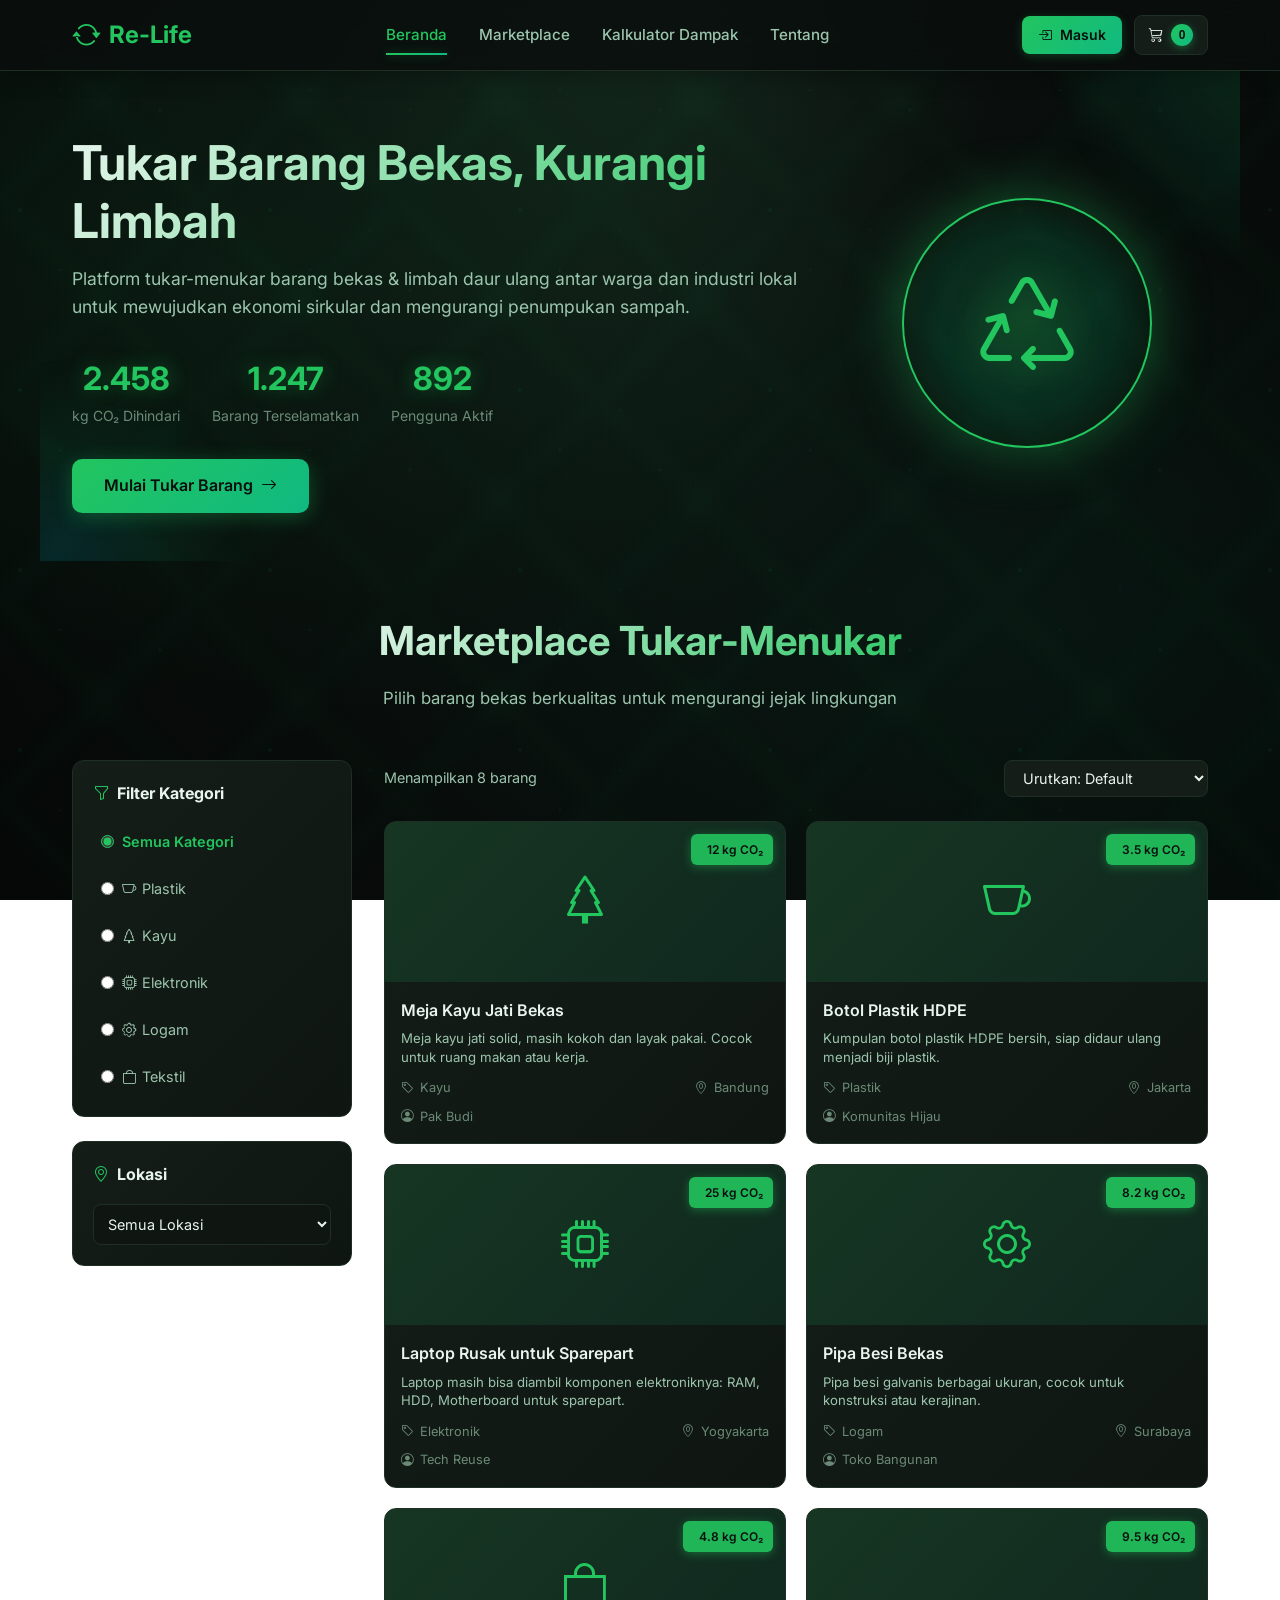
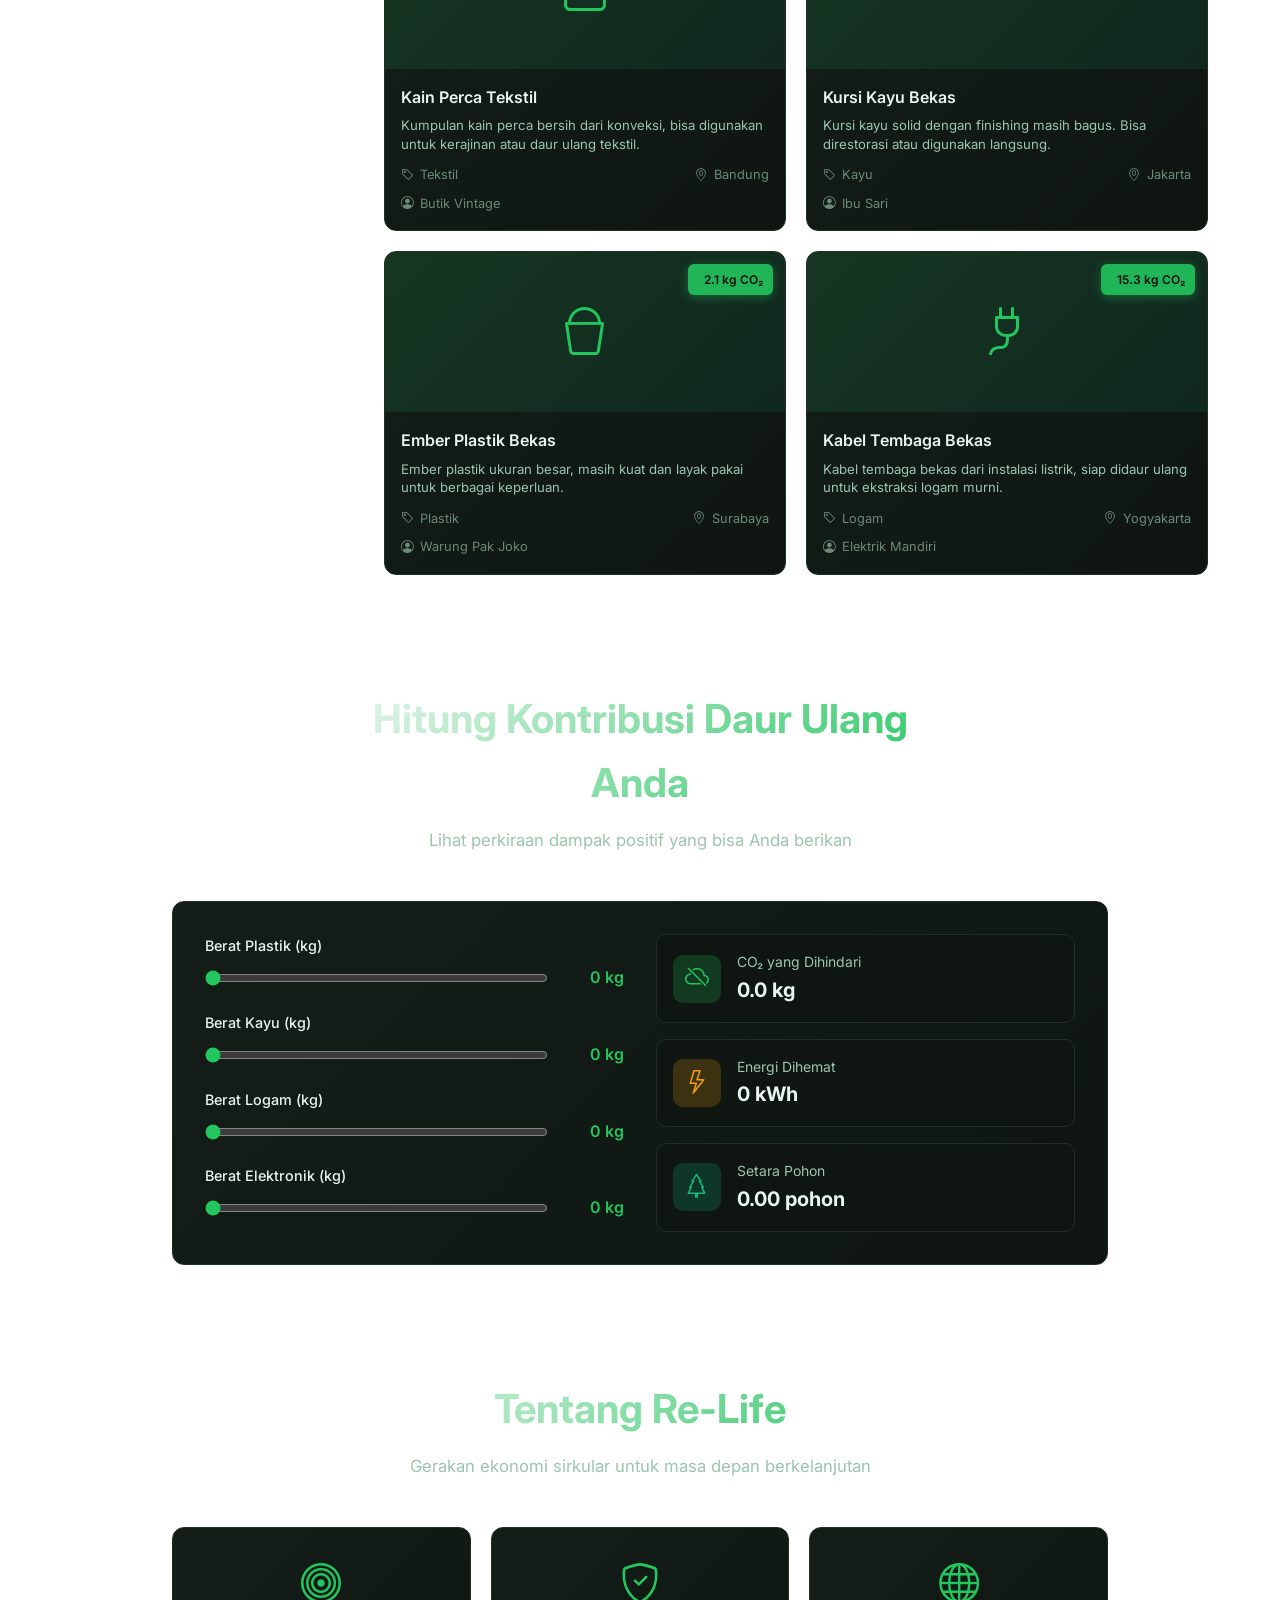
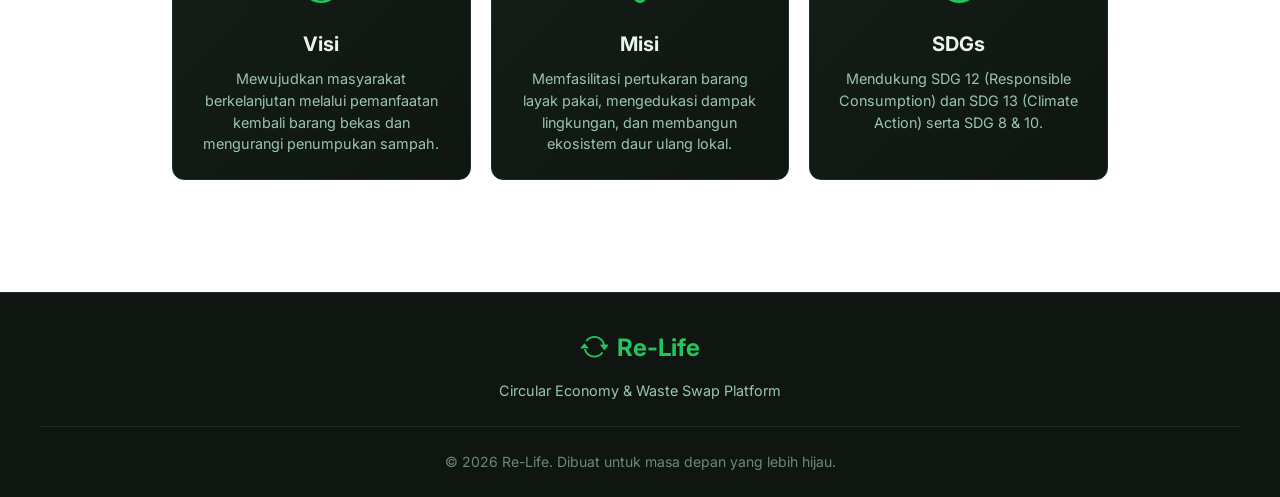
<file: index.html>
<!DOCTYPE html>
<html lang="id">
<head>
    <meta charset="UTF-8">
    <meta name="viewport" content="width=device-width, initial-scale=1.0">
    <title>Re-Life - Circular Economy & Waste Swap Platform</title>
    <link rel="icon" type="image/x-icon" href="assets/re-life.ico">
    <link rel="shortcut icon" type="image/x-icon" href="assets/re-life.ico">
    <link rel="preconnect" href="https://fonts.googleapis.com">
    <link rel="preconnect" href="https://fonts.gstatic.com" crossorigin>
    <link href="https://fonts.googleapis.com/css2?family=Inter:wght@400;500;600;700&display=swap" rel="stylesheet">
    <link rel="stylesheet" href="https://cdn.jsdelivr.net/npm/bootstrap-icons@1.11.3/font/bootstrap-icons.min.css">
    <link rel="stylesheet" href="css/style.css">
</head>
<body>
    <header class="header">
        <div class="header-container">
            <div class="logo">
                <i class="bi bi-arrow-repeat"></i>
                <span>Re-Life</span>
            </div>
            <nav class="nav">
                <a href="#home" class="nav-link active">Beranda</a>
                <a href="#marketplace" class="nav-link">Marketplace</a>
                <a href="#calculator" class="nav-link">Kalkulator Dampak</a>
                <a href="#about" class="nav-link">Tentang</a>
            </nav>
            <div class="header-right-group">
                <a href="login.html" class="login-header-btn">
                    <i class="bi bi-box-arrow-in-right"></i>
                    Masuk
                </a>
                <button class="cart-btn" id="cartBtn">
                    <i class="bi bi-cart3"></i>
                    <span class="cart-count" id="cartCount">0</span>
                </button>
            </div>
        </div>
    </header>

    <main>
        <section id="home" class="hero">
            <div class="hero-container">
                <div class="hero-content">
                    <h1>Tukar Barang Bekas, Kurangi Limbah</h1>
                    <p>Platform tukar-menukar barang bekas & limbah daur ulang antar warga dan industri lokal untuk mewujudkan ekonomi sirkular dan mengurangi penumpukan sampah.</p>
                    <div class="hero-stats">
                        <div class="hero-stat">
                            <div class="hero-stat-value" id="heroCo2">0</div>
                            <div class="hero-stat-label">kg CO₂ Dihindari</div>
                        </div>
                        <div class="hero-stat">
                            <div class="hero-stat-value" id="heroItems">0</div>
                            <div class="hero-stat-label">Barang Terselamatkan</div>
                        </div>
                        <div class="hero-stat">
                            <div class="hero-stat-value" id="heroUsers">0</div>
                            <div class="hero-stat-label">Pengguna Aktif</div>
                        </div>
                    </div>
                    <a href="#marketplace" class="cta-btn">Mulai Tukar Barang <i class="bi bi-arrow-right"></i></a>
                </div>
                <div class="hero-visual">
                    <div class="eco-circle">
                        <i class="bi bi-recycle"></i>
                    </div>
                </div>
            </div>
        </section>

        <section id="marketplace" class="marketplace">
            <div class="section-header">
                <h2>Marketplace Tukar-Menukar</h2>
                <p>Pilih barang bekas berkualitas untuk mengurangi jejak lingkungan</p>
            </div>

            <div class="marketplace-layout">
                <aside class="sidebar">
                    <div class="filter-section">
                        <h3><i class="bi bi-funnel"></i> Filter Kategori</h3>
                        <div class="filter-group">
                            <label class="filter-option">
                                <input type="radio" name="category" value="all" checked>
                                <span>Semua Kategori</span>
                            </label>
                            <label class="filter-option">
                                <input type="radio" name="category" value="plastik">
                                <span><i class="bi bi-cup"></i> Plastik</span>
                            </label>
                            <label class="filter-option">
                                <input type="radio" name="category" value="kayu">
                                <span><i class="bi bi-tree"></i> Kayu</span>
                            </label>
                            <label class="filter-option">
                                <input type="radio" name="category" value="elektronik">
                                <span><i class="bi bi-cpu"></i> Elektronik</span>
                            </label>
                            <label class="filter-option">
                                <input type="radio" name="category" value="logam">
                                <span><i class="bi bi-gear"></i> Logam</span>
                            </label>
                            <label class="filter-option">
                                <input type="radio" name="category" value="tekstil">
                                <span><i class="bi bi-bag"></i> Tekstil</span>
                            </label>
                        </div>
                    </div>

                    <div class="filter-section">
                        <h3><i class="bi bi-geo-alt"></i> Lokasi</h3>
                        <select class="location-select" id="locationFilter">
                            <option value="all">Semua Lokasi</option>
                            <option value="jakarta">Jakarta</option>
                            <option value="bandung">Bandung</option>
                            <option value="surabaya">Surabaya</option>
                            <option value="yogyakarta">Yogyakarta</option>
                        </select>
                    </div>
                </aside>

                <div class="products-area">
                    <div class="products-header">
                        <div class="products-count" id="productsCount">Menampilkan 0 barang</div>
                        <select class="sort-select" id="sortSelect">
                            <option value="default">Urutkan: Default</option>
                            <option value="co2-high">Dampak CO₂ Tertinggi</option>
                            <option value="co2-low">Dampak CO₂ Terendah</option>
                        </select>
                    </div>
                    <div class="products-grid" id="productsGrid"></div>
                </div>
            </div>
        </section>

        <section id="calculator" class="calculator">
            <div class="section-header">
                <h2>Hitung Kontribusi Daur Ulang Anda</h2>
                <p>Lihat perkiraan dampak positif yang bisa Anda berikan</p>
            </div>
            <div class="calculator-container">
                <div class="calculator-inputs">
                    <div class="calc-group">
                        <label for="plasticSlider">Berat Plastik (kg)</label>
                        <div class="slider-wrapper">
                            <input type="range" id="plasticSlider" min="0" max="50" value="0" step="1">
                            <div class="slider-value"><span id="plasticValue">0</span> kg</div>
                        </div>
                    </div>
                    <div class="calc-group">
                        <label for="woodSlider">Berat Kayu (kg)</label>
                        <div class="slider-wrapper">
                            <input type="range" id="woodSlider" min="0" max="50" value="0" step="1">
                            <div class="slider-value"><span id="woodValue">0</span> kg</div>
                        </div>
                    </div>
                    <div class="calc-group">
                        <label for="metalSlider">Berat Logam (kg)</label>
                        <div class="slider-wrapper">
                            <input type="range" id="metalSlider" min="0" max="50" value="0" step="1">
                            <div class="slider-value"><span id="metalValue">0</span> kg</div>
                        </div>
                    </div>
                    <div class="calc-group">
                        <label for="electronicSlider">Berat Elektronik (kg)</label>
                        <div class="slider-wrapper">
                            <input type="range" id="electronicSlider" min="0" max="30" value="0" step="1">
                            <div class="slider-value"><span id="electronicValue">0</span> kg</div>
                        </div>
                    </div>
                </div>
                <div class="calculator-results">
                    <div class="result-card">
                        <div class="result-icon co2">
                            <i class="bi bi-cloud-slash"></i>
                        </div>
                        <div class="result-info">
                            <div class="result-label">CO₂ yang Dihindari</div>
                            <div class="result-value" id="co2Result">0 kg</div>
                        </div>
                    </div>
                    <div class="result-card">
                        <div class="result-icon energy">
                            <i class="bi bi-lightning"></i>
                        </div>
                        <div class="result-info">
                            <div class="result-label">Energi Dihemat</div>
                            <div class="result-value" id="energyResult">0 kWh</div>
                        </div>
                    </div>
                    <div class="result-card">
                        <div class="result-icon tree">
                            <i class="bi bi-tree"></i>
                        </div>
                        <div class="result-info">
                            <div class="result-label">Setara Pohon</div>
                            <div class="result-value" id="treeResult">0 pohon</div>
                        </div>
                    </div>
                </div>
            </div>
        </section>

        <section id="about" class="about">
            <div class="section-header">
                <h2>Tentang Re-Life</h2>
                <p>Gerakan ekonomi sirkular untuk masa depan berkelanjutan</p>
            </div>
            <div class="about-content">
                <div class="about-card">
                    <i class="bi bi-bullseye"></i>
                    <h3>Visi</h3>
                    <p>Mewujudkan masyarakat berkelanjutan melalui pemanfaatan kembali barang bekas dan mengurangi penumpukan sampah.</p>
                </div>
                <div class="about-card">
                    <i class="bi bi-shield-check"></i>
                    <h3>Misi</h3>
                    <p>Memfasilitasi pertukaran barang layak pakai, mengedukasi dampak lingkungan, dan membangun ekosistem daur ulang lokal.</p>
                </div>
                <div class="about-card">
                    <i class="bi bi-globe"></i>
                    <h3>SDGs</h3>
                    <p>Mendukung SDG 12 (Responsible Consumption) dan SDG 13 (Climate Action) serta SDG 8 & 10.</p>
                </div>
            </div>
        </section>
    </main>

    <footer class="footer">
        <div class="footer-container">
            <div class="footer-brand">
                <div class="logo">
                    <i class="bi bi-arrow-repeat"></i>
                    <span>Re-Life</span>
                </div>
                <p>Circular Economy & Waste Swap Platform</p>
            </div>
            <div class="footer-bottom">
                <p>&copy; 2026 Re-Life. Dibuat untuk masa depan yang lebih hijau.</p>
            </div>
        </div>
    </footer>

    <div class="modal" id="productModal">
        <div class="modal-content">
            <div class="modal-header">
                <h3 id="modalTitle">Detail Barang</h3>
                <button class="modal-close" id="modalClose"><i class="bi bi-x-lg"></i></button>
            </div>
            <div class="modal-body">
                <div class="modal-image">
                    <i class="bi bi-box-seam" id="modalIcon"></i>
                </div>
                <div class="modal-info">
                    <p class="modal-desc" id="modalDesc"></p>
                    <div class="modal-meta">
                        <div class="meta-item">
                            <i class="bi bi-tag"></i>
                            <span id="modalCategory"></span>
                        </div>
                        <div class="meta-item">
                            <i class="bi bi-geo-alt"></i>
                            <span id="modalLocation"></span>
                        </div>
                        <div class="meta-item">
                            <i class="bi bi-person"></i>
                            <span id="modalOwner"></span>
                        </div>
                    </div>
                    <div class="eco-impact-detail">
                        <h4><i class="bi bi-leaf"></i> Dampak Lingkungan</h4>
                        <div class="impact-row">
                            <span>CO₂ yang dihemat:</span>
                            <strong id="modalCo2">0 kg</strong>
                        </div>
                        <div class="impact-row">
                            <span>Energi yang dihemat:</span>
                            <strong id="modalEnergy">0 kWh</strong>
                        </div>
                        <div class="impact-row">
                            <span>Air yang dihemat:</span>
                            <strong id="modalWater">0 L</strong>
                        </div>
                    </div>
                </div>
            </div>
            <div class="modal-footer">
                <button class="btn-secondary" id="modalCancel">Batal</button>
                <button class="btn-primary" id="modalCheckout">Lanjut ke Checkout Simulasi <i class="bi bi-arrow-right"></i></button>
            </div>
        </div>
    </div>

    <div class="modal" id="checkoutModal">
        <div class="modal-content">
            <div class="modal-header">
                <h3>Checkout Simulasi</h3>
                <button class="modal-close" id="checkoutClose"><i class="bi bi-x-lg"></i></button>
            </div>
            <div class="modal-body">
                <div class="checkout-summary">
                    <h4>Ringkasan Permintaan</h4>
                    <div class="checkout-item">
                        <span id="checkoutItemName"></span>
                        <span class="checkout-impact">Hemat <strong id="checkoutItemCo2"></strong> CO₂</span>
                    </div>
                </div>
                <div class="checkout-form">
                    <div class="form-group">
                        <label for="checkoutName">Nama Lengkap</label>
                        <input type="text" id="checkoutName" placeholder="Masukkan nama lengkap">
                    </div>
                    <div class="form-group">
                        <label for="checkoutPhone">Nomor Telepon</label>
                        <input type="tel" id="checkoutPhone" placeholder="08xx xxxx xxxx">
                    </div>
                    <div class="form-group">
                        <label for="checkoutMessage">Pesan untuk Pemilik</label>
                        <textarea id="checkoutMessage" rows="3" placeholder="Tulis pesan untuk mengatur waktu pengambilan..."></textarea>
                    </div>
                </div>
                <div class="checkout-note">
                    <i class="bi bi-info-circle"></i>
                    <span>Ini adalah checkout simulasi tanpa payment gateway. Hanya untuk demonstrasi prototipe.</span>
                </div>
            </div>
            <div class="modal-footer">
                <button class="btn-secondary" id="checkoutBack">Kembali</button>
                <button class="btn-primary" id="checkoutSubmit">Kirim Permintaan Tukar <i class="bi bi-check-lg"></i></button>
            </div>
        </div>
    </div>

    <div class="toast" id="toast">
        <i class="bi bi-check-circle-fill"></i>
        <span id="toastMessage">Permintaan berhasil dikirim!</span>
    </div>

    <script src="js/app.js"></script>
</body>
</html>
</file>
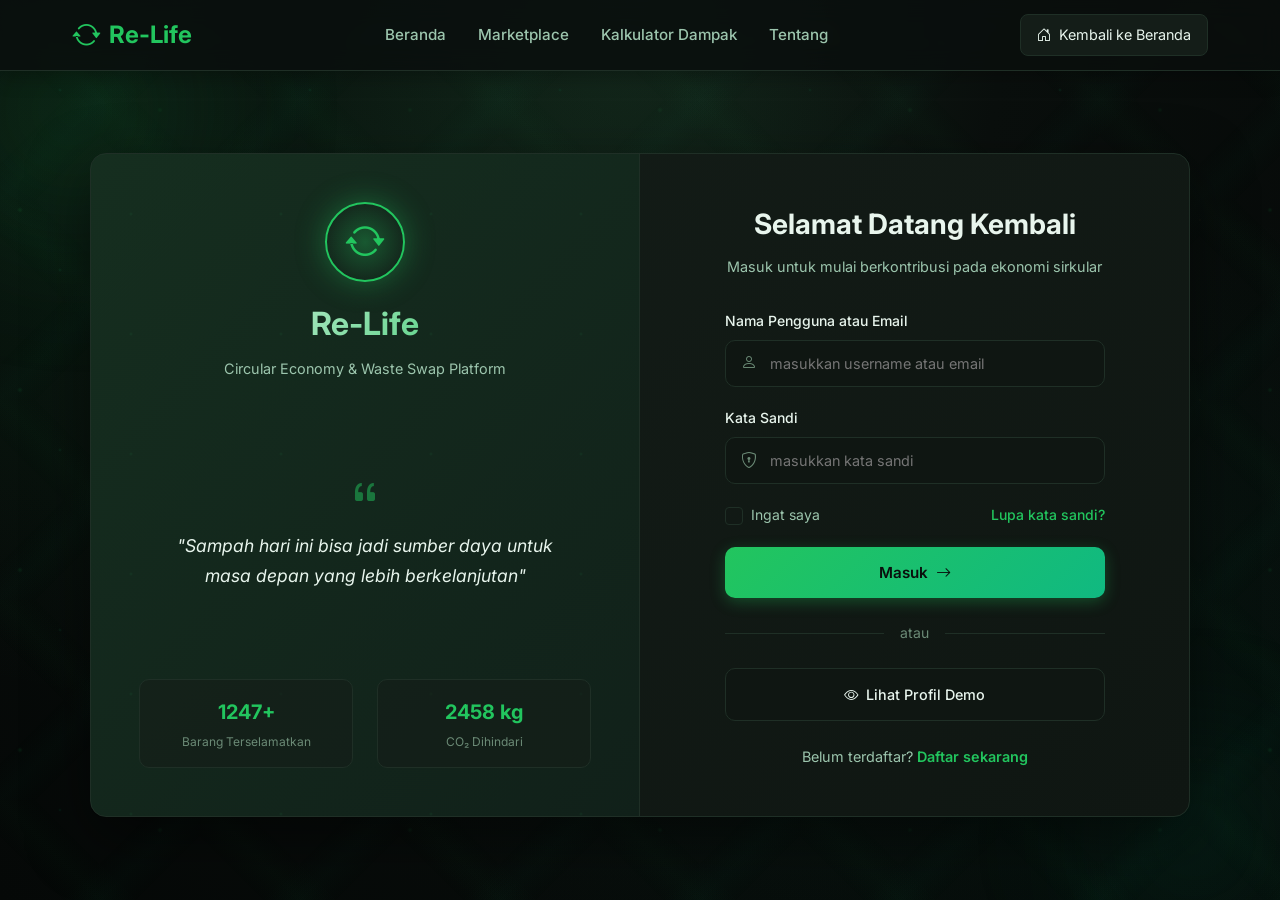
<file: login.html>
<!DOCTYPE html>
<html lang="id">
<head>
    <meta charset="UTF-8">
    <meta name="viewport" content="width=device-width, initial-scale=1.0">
    <title>Masuk - Re-Life</title>
    <link rel="icon" type="image/x-icon" href="assets/re-life.ico">
    <link rel="shortcut icon" type="image/x-icon" href="assets/re-life.ico">
    <link rel="preconnect" href="https://fonts.googleapis.com">
    <link rel="preconnect" href="https://fonts.gstatic.com" crossorigin>
    <link href="https://fonts.googleapis.com/css2?family=Inter:wght@400;500;600;700&display=swap" rel="stylesheet">
    <link rel="stylesheet" href="https://cdn.jsdelivr.net/npm/bootstrap-icons@1.11.3/font/bootstrap-icons.min.css">
    <link rel="stylesheet" href="css/style.css">
    <link rel="stylesheet" href="css/auth.css">
</head>
<body>
    <header class="header">
        <div class="header-container">
            <div class="logo">
                <i class="bi bi-arrow-repeat"></i>
                <span>Re-Life</span>
            </div>
            <nav class="nav">
                <a href="index.html" class="nav-link">Beranda</a>
                <a href="index.html#marketplace" class="nav-link">Marketplace</a>
                <a href="index.html#calculator" class="nav-link">Kalkulator Dampak</a>
                <a href="index.html#about" class="nav-link">Tentang</a>
            </nav>
            <a href="index.html" class="auth-nav-btn">
                <i class="bi bi-house-door"></i>
                Kembali ke Beranda
            </a>
        </div>
    </header>

    <main class="auth-main">
        <div class="auth-bg-elements">
            <div class="auth-orb auth-orb-1"></div>
            <div class="auth-orb auth-orb-2"></div>
        </div>
        
        <div class="auth-wrapper">
            <div class="auth-left-panel">
                <div class="auth-branding">
                    <div class="auth-brand-logo">
                        <i class="bi bi-arrow-repeat"></i>
                    </div>
                    <h1>Re-Life</h1>
                    <p>Circular Economy & Waste Swap Platform</p>
                </div>
                <div class="auth-quote">
                    <i class="bi bi-quote"></i>
                    <blockquote>
                        "Sampah hari ini bisa jadi sumber daya untuk masa depan yang lebih berkelanjutan"
                    </blockquote>
                </div>
                <div class="auth-stats-mini">
                    <div class="auth-stat-mini">
                        <span class="auth-stat-num">1247+</span>
                        <span class="auth-stat-text">Barang Terselamatkan</span>
                    </div>
                    <div class="auth-stat-mini">
                        <span class="auth-stat-num">2458 kg</span>
                        <span class="auth-stat-text">CO₂ Dihindari</span>
                    </div>
                </div>
            </div>
            
            <div class="auth-right-panel">
                <div class="auth-form-container">
                    <div class="auth-form-header">
                        <h2>Selamat Datang Kembali</h2>
                        <p>Masuk untuk mulai berkontribusi pada ekonomi sirkular</p>
                    </div>
                    
                    <form class="login-form" id="loginForm">
                        <div class="input-group">
                            <label for="username">Nama Pengguna atau Email</label>
                            <div class="input-with-icon">
                                <i class="bi bi-person"></i>
                                <input type="text" id="username" placeholder="masukkan username atau email" required>
                            </div>
                        </div>
                        
                        <div class="input-group">
                            <label for="pass">Kata Sandi</label>
                            <div class="input-with-icon">
                                <i class="bi bi-shield-lock"></i>
                                <input type="password" id="pass" placeholder="masukkan kata sandi" required>
                            </div>
                        </div>
                        
                        <div class="form-row">
                            <label class="remember-me">
                                <input type="checkbox">
                                <span class="checkmark"></span>
                                <span>Ingat saya</span>
                            </label>
                            <a href="#" class="forgot-pass">Lupa kata sandi?</a>
                        </div>
                        
                        <button type="submit" class="login-submit-btn">
                            <span>Masuk</span>
                            <i class="bi bi-arrow-right"></i>
                        </button>
                    </form>
                    
                    <div class="divider-line">
                        <span>atau</span>
                    </div>
                    
                    <a href="profile.html" class="demo-profile-btn">
                        <i class="bi bi-eye"></i>
                        Lihat Profil Demo
                    </a>
                    
                    <div class="auth-footer-text">
                        <p>Belum terdaftar? <a href="#">Daftar sekarang</a></p>
                    </div>
                </div>
            </div>
        </div>
    </main>

    <script>
        document.getElementById('loginForm').addEventListener('submit', function(e) {
            e.preventDefault();
            window.location.href = 'profile.html';
        });
    </script>
</body>
</html>
</file>
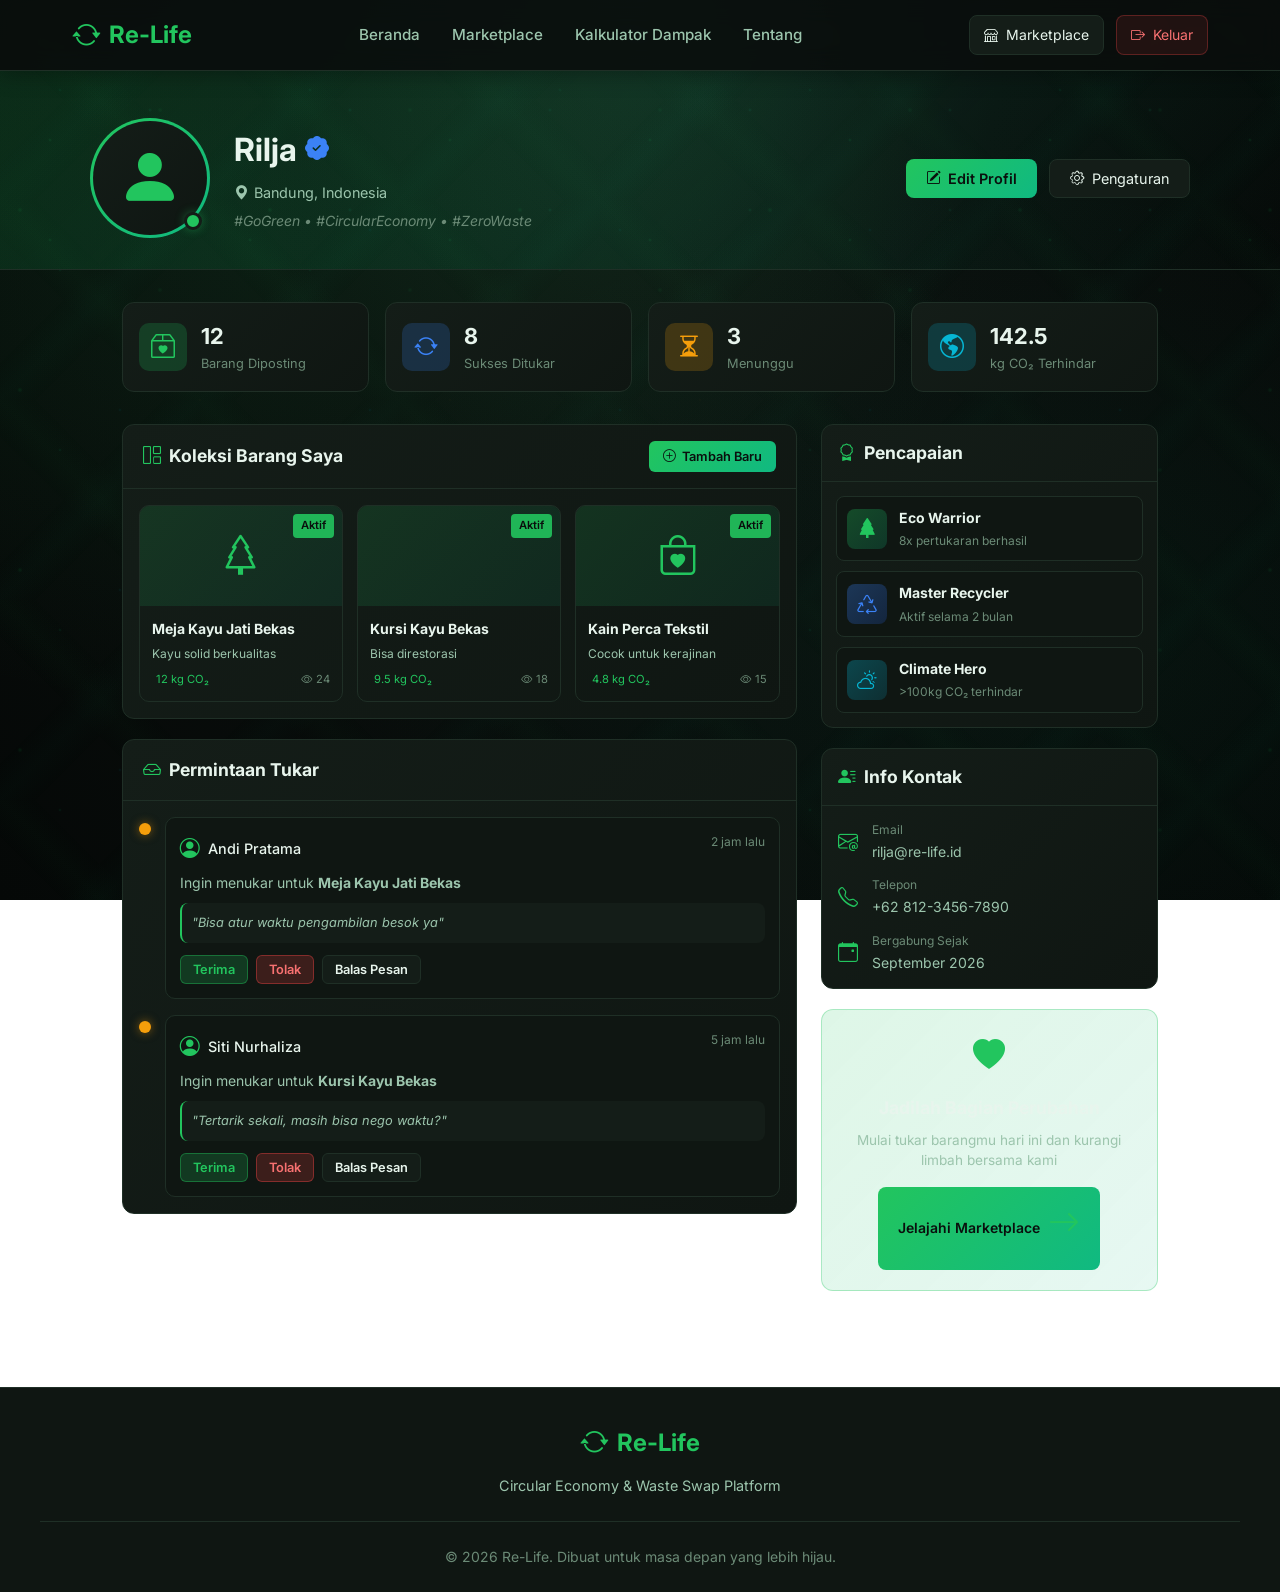
<file: profile.html>
<!DOCTYPE html>
<html lang="id">
<head>
    <meta charset="UTF-8">
    <meta name="viewport" content="width=device-width, initial-scale=1.0">
    <title>Profil Saya - Re-Life</title>
    <link rel="icon" type="image/x-icon" href="assets/re-life.ico">
    <link rel="shortcut icon" type="image/x-icon" href="assets/re-life.ico">
    <link rel="preconnect" href="https://fonts.googleapis.com">
    <link rel="preconnect" href="https://fonts.gstatic.com" crossorigin>
    <link href="https://fonts.googleapis.com/css2?family=Inter:wght@400;500;600;700&display=swap" rel="stylesheet">
    <link rel="stylesheet" href="https://cdn.jsdelivr.net/npm/bootstrap-icons@1.11.3/font/bootstrap-icons.min.css">
    <link rel="stylesheet" href="css/style.css">
    <link rel="stylesheet" href="css/profile.css">
</head>
<body>
    <header class="header">
        <div class="header-container">
            <div class="logo">
                <i class="bi bi-arrow-repeat"></i>
                <span>Re-Life</span>
            </div>
            <nav class="nav">
                <a href="index.html" class="nav-link">Beranda</a>
                <a href="index.html#marketplace" class="nav-link">Marketplace</a>
                <a href="index.html#calculator" class="nav-link">Kalkulator Dampak</a>
                <a href="index.html#about" class="nav-link">Tentang</a>
            </nav>
            <div class="header-actions-profile">
                <a href="index.html#marketplace" class="header-action-btn">
                    <i class="bi bi-shop"></i>
                    Marketplace
                </a>
                <a href="login.html" class="header-logout-btn">
                    <i class="bi bi-box-arrow-right"></i>
                    Keluar
                </a>
            </div>
        </div>
    </header>

    <main class="profile-main">
        <div class="profile-hero">
            <div class="profile-hero-bg"></div>
            <div class="profile-hero-content">
                <div class="profile-avatar-wrapper">
                    <div class="profile-avatar-ring">
                        <div class="profile-avatar">
                            <i class="bi bi-person-fill"></i>
                        </div>
                    </div>
                    <div class="profile-online-indicator"></div>
                </div>
                <div class="profile-identity">
                    <h1>Rilja <i class="bi bi-patch-check-fill verified"></i></h1>
                    <p class="profile-location"><i class="bi bi-geo-alt-fill"></i> Bandung, Indonesia</p>
                    <p class="profile-tagline">#GoGreen • #CircularEconomy • #ZeroWaste</p>
                </div>
                <div class="profile-hero-actions">
                    <button class="profile-action-btn primary">
                        <i class="bi bi-pencil-square"></i>
                        Edit Profil
                    </button>
                    <button class="profile-action-btn">
                        <i class="bi bi-gear"></i>
                        Pengaturan
                    </button>
                </div>
            </div>
        </div>

        <div class="profile-content-wrapper">
            <div class="profile-stats-row">
                <div class="profile-stat-box">
                    <div class="stat-box-icon items">
                        <i class="bi bi-box2-heart"></i>
                    </div>
                    <div class="stat-box-info">
                        <span class="stat-box-number">12</span>
                        <span class="stat-box-label">Barang Diposting</span>
                    </div>
                </div>
                <div class="profile-stat-box">
                    <div class="stat-box-icon exchange">
                        <i class="bi bi-arrow-repeat"></i>
                    </div>
                    <div class="stat-box-info">
                        <span class="stat-box-number">8</span>
                        <span class="stat-box-label">Sukses Ditukar</span>
                    </div>
                </div>
                <div class="profile-stat-box">
                    <div class="stat-box-icon pending">
                        <i class="bi bi-hourglass-split"></i>
                    </div>
                    <div class="stat-box-info">
                        <span class="stat-box-number">3</span>
                        <span class="stat-box-label">Menunggu</span>
                    </div>
                </div>
                <div class="profile-stat-box">
                    <div class="stat-box-icon impact">
                        <i class="bi bi-globe-americas"></i>
                    </div>
                    <div class="stat-box-info">
                        <span class="stat-box-number">142.5</span>
                        <span class="stat-box-label">kg CO₂ Terhindar</span>
                    </div>
                </div>
            </div>

            <div class="profile-layout-grid">
                <div class="profile-main-column">
                    <div class="profile-card">
                        <div class="profile-card-header">
                            <h2><i class="bi bi-grid-1x2"></i> Koleksi Barang Saya</h2>
                            <button class="card-header-btn">
                                <i class="bi bi-plus-circle"></i>
                                Tambah Baru
                            </button>
                        </div>
                        <div class="items-showcase">
                            <div class="showcase-item">
                                <div class="showcase-item-img">
                                    <i class="bi bi-tree"></i>
                                    <span class="showcase-badge">Aktif</span>
                                </div>
                                <div class="showcase-item-details">
                                    <h3>Meja Kayu Jati Bekas</h3>
                                    <p>Kayu solid berkualitas</p>
                                    <div class="showcase-item-footer">
                                        <span class="eco-mini"><i class="bi bi-leaf"></i> 12 kg CO₂</span>
                                        <span class="views-mini"><i class="bi bi-eye"></i> 24</span>
                                    </div>
                                </div>
                            </div>
                            <div class="showcase-item">
                                <div class="showcase-item-img">
                                    <i class="bi bi-chair"></i>
                                    <span class="showcase-badge">Aktif</span>
                                </div>
                                <div class="showcase-item-details">
                                    <h3>Kursi Kayu Bekas</h3>
                                    <p>Bisa direstorasi</p>
                                    <div class="showcase-item-footer">
                                        <span class="eco-mini"><i class="bi bi-leaf"></i> 9.5 kg CO₂</span>
                                        <span class="views-mini"><i class="bi bi-eye"></i> 18</span>
                                    </div>
                                </div>
                            </div>
                            <div class="showcase-item">
                                <div class="showcase-item-img">
                                    <i class="bi bi-bag-heart"></i>
                                    <span class="showcase-badge">Aktif</span>
                                </div>
                                <div class="showcase-item-details">
                                    <h3>Kain Perca Tekstil</h3>
                                    <p>Cocok untuk kerajinan</p>
                                    <div class="showcase-item-footer">
                                        <span class="eco-mini"><i class="bi bi-leaf"></i> 4.8 kg CO₂</span>
                                        <span class="views-mini"><i class="bi bi-eye"></i> 15</span>
                                    </div>
                                </div>
                            </div>
                        </div>
                    </div>

                    <div class="profile-card">
                        <div class="profile-card-header">
                            <h2><i class="bi bi-inbox"></i> Permintaan Tukar</h2>
                        </div>
                        <div class="requests-timeline">
                            <div class="timeline-item">
                                <div class="timeline-dot pending"></div>
                                <div class="timeline-content">
                                    <div class="timeline-header">
                                        <div class="timeline-user">
                                            <i class="bi bi-person-circle"></i>
                                            <span>Andi Pratama</span>
                                        </div>
                                        <span class="timeline-time">2 jam lalu</span>
                                    </div>
                                    <p class="timeline-desc">Ingin menukar untuk <strong>Meja Kayu Jati Bekas</strong></p>
                                    <p class="timeline-msg">"Bisa atur waktu pengambilan besok ya"</p>
                                    <div class="timeline-actions">
                                        <button class="timeline-btn accept">Terima</button>
                                        <button class="timeline-btn decline">Tolak</button>
                                        <button class="timeline-btn msg">Balas Pesan</button>
                                    </div>
                                </div>
                            </div>
                            <div class="timeline-item">
                                <div class="timeline-dot pending"></div>
                                <div class="timeline-content">
                                    <div class="timeline-header">
                                        <div class="timeline-user">
                                            <i class="bi bi-person-circle"></i>
                                            <span>Siti Nurhaliza</span>
                                        </div>
                                        <span class="timeline-time">5 jam lalu</span>
                                    </div>
                                    <p class="timeline-desc">Ingin menukar untuk <strong>Kursi Kayu Bekas</strong></p>
                                    <p class="timeline-msg">"Tertarik sekali, masih bisa nego waktu?"</p>
                                    <div class="timeline-actions">
                                        <button class="timeline-btn accept">Terima</button>
                                        <button class="timeline-btn decline">Tolak</button>
                                        <button class="timeline-btn msg">Balas Pesan</button>
                                    </div>
                                </div>
                            </div>
                        </div>
                    </div>
                </div>

                <div class="profile-side-column">
                    <div class="profile-card">
                        <div class="profile-card-header compact">
                            <h2><i class="bi bi-award"></i> Pencapaian</h2>
                        </div>
                        <div class="achievements-list">
                            <div class="achievement-card">
                                <div class="achievement-badge eco-warrior">
                                    <i class="bi bi-tree-fill"></i>
                                </div>
                                <div class="achievement-info">
                                    <h4>Eco Warrior</h4>
                                    <p>8x pertukaran berhasil</p>
                                </div>
                            </div>
                            <div class="achievement-card">
                                <div class="achievement-badge recycler">
                                    <i class="bi bi-recycle"></i>
                                </div>
                                <div class="achievement-info">
                                    <h4>Master Recycler</h4>
                                    <p>Aktif selama 2 bulan</p>
                                </div>
                            </div>
                            <div class="achievement-card">
                                <div class="achievement-badge climate">
                                    <i class="bi bi-cloud-sun"></i>
                                </div>
                                <div class="achievement-info">
                                    <h4>Climate Hero</h4>
                                    <p>>100kg CO₂ terhindar</p>
                                </div>
                            </div>
                        </div>
                    </div>

                    <div class="profile-card">
                        <div class="profile-card-header compact">
                            <h2><i class="bi bi-person-lines-fill"></i> Info Kontak</h2>
                        </div>
                        <div class="contact-info-list">
                            <div class="contact-item">
                                <i class="bi bi-envelope-at"></i>
                                <div>
                                    <span class="contact-label">Email</span>
                                    <span class="contact-value">rilja@re-life.id</span>
                                </div>
                            </div>
                            <div class="contact-item">
                                <i class="bi bi-telephone"></i>
                                <div>
                                    <span class="contact-label">Telepon</span>
                                    <span class="contact-value">+62 812-3456-7890</span>
                                </div>
                            </div>
                            <div class="contact-item">
                                <i class="bi bi-calendar-event"></i>
                                <div>
                                    <span class="contact-label">Bergabung Sejak</span>
                                    <span class="contact-value">September 2026</span>
                                </div>
                            </div>
                        </div>
                    </div>

                    <div class="profile-card cta-profile-card">
                        <div class="cta-card-content">
                            <i class="bi bi-heart-fill"></i>
                            <h3>Jadilah Bagian Perubahan</h3>
                            <p>Mulai tukar barangmu hari ini dan kurangi limbah bersama kami</p>
                            <a href="index.html#marketplace" class="cta-profile-btn">
                                Jelajahi Marketplace
                                <i class="bi bi-arrow-right"></i>
                            </a>
                        </div>
                    </div>
                </div>
            </div>
        </div>
    </main>

    <footer class="footer">
        <div class="footer-container">
            <div class="footer-brand">
                <div class="logo">
                    <i class="bi bi-arrow-repeat"></i>
                    <span>Re-Life</span>
                </div>
                <p>Circular Economy & Waste Swap Platform</p>
            </div>
            <div class="footer-bottom">
                <p>&copy; 2026 Re-Life. Dibuat untuk masa depan yang lebih hijau.</p>
            </div>
        </div>
    </footer>
</body>
</html>
</file>
<file: css/style.css>
/* Re-Life - Circular Economy & Waste Swap Platform */
* {
    margin: 0;
    padding: 0;
    box-sizing: border-box;
}

:root {
    --bg-primary: #0a0f0d;
    --bg-secondary: #0f1612;
    --bg-card: #141d18;
    --bg-hover: #1a251f;
    --border-color: #1f2f26;
    --text-primary: #e8f5ed;
    --text-secondary: #9cc5ad;
    --text-muted: #6b8a76;
    --accent-green: #22c55e;
    --accent-emerald: #10b981;
    --accent-blue: #3b82f6;
    --accent-orange: #f59e0b;
    --accent-cyan: #06b6d4;
    --glow-green: rgba(34, 197, 94, 0.4);
    --glow-emerald: rgba(16, 185, 129, 0.4);
}

html {
    scroll-behavior: smooth;
    scroll-padding-top: 80px;
}

body {
    font-family: 'Inter', -apple-system, BlinkMacSystemFont, 'Segoe UI', Roboto, Oxygen, Ubuntu, Cantarell, sans-serif;
    background: 
        radial-gradient(ellipse at 20% 30%, rgba(34, 197, 94, 0.08) 0%, transparent 50%),
        radial-gradient(ellipse at 80% 70%, rgba(16, 185, 129, 0.06) 0%, transparent 50%),
        radial-gradient(ellipse at top, #13241a 0%, #0a0f0d 40%, #050807 100%);
    background-attachment: fixed;
    color: var(--text-primary);
    line-height: 1.6;
    min-height: 100vh;
    position: relative;
    overflow-x: hidden;
}

body::before {
    content: '';
    position: fixed;
    top: 0;
    left: 0;
    width: 100%;
    height: 100%;
    background-image: 
        radial-gradient(3px 3px at 20px 30px, rgba(34, 197, 94, 0.4), rgba(0,0,0,0)),
        radial-gradient(2px 2px at 60px 90px, rgba(16, 185, 129, 0.4), rgba(0,0,0,0)),
        radial-gradient(2px 2px at 120px 50px, rgba(6, 182, 212, 0.3), rgba(0,0,0,0)),
        radial-gradient(3px 3px at 160px 110px, rgba(34, 197, 94, 0.3), rgba(0,0,0,0)),
        radial-gradient(1px 1px at 200px 40px, rgba(245, 158, 11, 0.3), rgba(0,0,0,0));
    background-repeat: repeat;
    background-size: 250px 180px;
    opacity: 0.25;
    pointer-events: none;
    z-index: 0;
    animation: floatParticles 35s linear infinite;
}

body::after {
    content: '';
    position: fixed;
    top: 0;
    left: 0;
    width: 100%;
    height: 100%;
    background: 
        linear-gradient(45deg, transparent 40%, rgba(34, 197, 94, 0.02) 50%, transparent 60%),
        linear-gradient(-45deg, transparent 40%, rgba(16, 185, 129, 0.02) 50%, transparent 60%);
    background-size: 200px 200px;
    pointer-events: none;
    z-index: 0;
    animation: gridMove 40s linear infinite;
}

@keyframes gridMove {
    0% { background-position: 0 0, 0 0; }
    100% { background-position: 200px 200px, -200px 200px; }
}

@keyframes floatParticles {
    0% { transform: translateY(0px) translateX(0px); }
    25% { transform: translateY(-30px) translateX(20px); }
    50% { transform: translateY(-15px) translateX(-15px); }
    75% { transform: translateY(-40px) translateX(10px); }
    100% { transform: translateY(0px) translateX(0px); }
}

/* Header */
.header {
    position: fixed;
    top: 0;
    left: 0;
    right: 0;
    background: rgba(10, 15, 13, 0.85);
    backdrop-filter: blur(12px);
    border-bottom: 1px solid var(--border-color);
    z-index: 100;
    box-shadow: 0 4px 20px rgba(0, 0, 0, 0.3);
}

.header-container {
    max-width: 1200px;
    margin: 0 auto;
    padding: 0 2rem;
    display: flex;
    align-items: center;
    justify-content: space-between;
    height: 70px;
}

.logo {
    display: flex;
    align-items: center;
    gap: 0.5rem;
    font-size: 1.5rem;
    font-weight: 700;
    color: var(--accent-green);
}

.logo i {
    font-size: 1.8rem;
    animation: rotate 8s linear infinite;
}

@keyframes rotate {
    from { transform: rotate(0deg); }
    to { transform: rotate(360deg); }
}

.nav {
    display: flex;
    gap: 2rem;
}

.nav-link {
    color: var(--text-secondary);
    text-decoration: none;
    font-weight: 500;
    font-size: 0.95rem;
    transition: all 0.3s ease;
    position: relative;
    padding: 0.5rem 0;
}

.nav-link:hover {
    color: var(--text-primary);
}

.nav-link.active {
    color: var(--accent-green);
}

.nav-link.active::after {
    content: '';
    position: absolute;
    bottom: 0;
    left: 0;
    width: 100%;
    height: 2px;
    background: linear-gradient(90deg, var(--accent-green), var(--accent-emerald));
    box-shadow: 0 0 10px var(--glow-green);
}

.header-right-group {
    display: flex;
    align-items: center;
    gap: 0.75rem;
}

.login-header-btn {
    display: flex;
    align-items: center;
    gap: 0.5rem;
    background: linear-gradient(135deg, var(--accent-green) 0%, var(--accent-emerald) 100%);
    color: var(--bg-primary);
    text-decoration: none;
    padding: 0.5rem 1rem;
    border-radius: 8px;
    font-weight: 600;
    font-size: 0.875rem;
    transition: all 0.2s ease;
    box-shadow: 0 2px 10px rgba(34, 197, 94, 0.25);
}

.login-header-btn:hover {
    box-shadow: 0 4px 15px rgba(34, 197, 94, 0.35);
    transform: translateY(-1px);
}

.cart-btn {
    background: var(--bg-card);
    border: 1px solid var(--border-color);
    color: var(--text-primary);
    padding: 0.5rem 0.875rem;
    border-radius: 8px;
    cursor: pointer;
    display: flex;
    align-items: center;
    gap: 0.5rem;
    font-size: 0.9rem;
    transition: all 0.2s ease;
    position: relative;
}

.cart-btn:hover {
    background: var(--bg-hover);
    border-color: var(--accent-green);
    box-shadow: 0 0 15px rgba(34, 197, 94, 0.15);
}

.cart-count {
    background: linear-gradient(135deg, var(--accent-green) 0%, var(--accent-emerald) 100%);
    color: var(--bg-primary);
    border-radius: 50%;
    width: 22px;
    height: 22px;
    display: flex;
    align-items: center;
    justify-content: center;
    font-size: 0.75rem;
    font-weight: 700;
    box-shadow: 0 2px 8px rgba(34, 197, 94, 0.4);
}

/* Main */
main {
    position: relative;
    z-index: 1;
    padding-top: 70px;
}

/* Hero */
.hero {
    padding: 4rem 2rem 3rem;
    max-width: 1200px;
    margin: 0 auto;
    position: relative;
    overflow: hidden;
}

.hero::before {
    content: '';
    position: absolute;
    top: -60%;
    right: -25%;
    width: 500px;
    height: 500px;
    background: radial-gradient(circle, rgba(34, 197, 94, 0.18) 0%, rgba(16, 185, 129, 0.1) 40%, transparent 70%);
    pointer-events: none;
    animation: parallaxFloat1 12s ease-in-out infinite;
    filter: blur(1px);
}

.hero::after {
    content: '';
    position: absolute;
    bottom: -40%;
    left: -15%;
    width: 400px;
    height: 400px;
    background: radial-gradient(circle, rgba(6, 182, 212, 0.15) 0%, rgba(16, 185, 129, 0.08) 40%, transparent 70%);
    pointer-events: none;
    animation: parallaxFloat2 15s ease-in-out infinite;
    filter: blur(1px);
}

@keyframes parallaxFloat1 {
    0%, 100% { transform: translate(0, 0) scale(1) rotate(0deg); }
    25% { transform: translate(40px, -60px) scale(1.15) rotate(5deg); }
    50% { transform: translate(-30px, -30px) scale(0.9) rotate(-3deg); }
    75% { transform: translate(20px, 40px) scale(1.05) rotate(8deg); }
}

@keyframes parallaxFloat2 {
    0%, 100% { transform: translate(0, 0) scale(1) rotate(0deg); }
    33% { transform: translate(-40px, -50px) scale(1.12) rotate(-6deg); }
    66% { transform: translate(30px, -20px) scale(0.95) rotate(4deg); }
}

.hero-container {
    display: grid;
    grid-template-columns: 2fr 1fr;
    gap: 3rem;
    align-items: center;
    position: relative;
    z-index: 1;
}

.hero-content h1 {
    font-size: 3rem;
    font-weight: 700;
    line-height: 1.2;
    margin-bottom: 1rem;
    background: linear-gradient(135deg, var(--text-primary) 0%, var(--accent-green) 100%);
    -webkit-background-clip: text;
    -webkit-text-fill-color: transparent;
    background-clip: text;
}

.hero-content p {
    font-size: 1.1rem;
    color: var(--text-secondary);
    margin-bottom: 2rem;
}

.hero-stats {
    display: flex;
    gap: 2rem;
    margin-bottom: 2rem;
}

.hero-stat {
    text-align: center;
}

.hero-stat-value {
    font-size: 2rem;
    font-weight: 700;
    color: var(--accent-green);
    text-shadow: 0 0 20px var(--glow-green);
}

.hero-stat-label {
    font-size: 0.875rem;
    color: var(--text-muted);
}

.cta-btn {
    display: inline-flex;
    align-items: center;
    gap: 0.5rem;
    background: linear-gradient(135deg, var(--accent-green) 0%, var(--accent-emerald) 100%);
    color: var(--bg-primary);
    text-decoration: none;
    padding: 0.875rem 2rem;
    border-radius: 10px;
    font-weight: 600;
    font-size: 1rem;
    transition: all 0.3s ease;
    box-shadow: 0 4px 20px rgba(34, 197, 94, 0.3);
}

.cta-btn:hover {
    transform: translateY(-2px);
    box-shadow: 0 6px 30px rgba(34, 197, 94, 0.4);
}

.hero-visual {
    display: flex;
    justify-content: center;
    align-items: center;
}

.eco-circle {
    width: 250px;
    height: 250px;
    border-radius: 50%;
    background: radial-gradient(circle, rgba(34, 197, 94, 0.25) 0%, rgba(16, 185, 129, 0.15) 50%, transparent 70%);
    border: 2px solid var(--accent-green);
    display: flex;
    align-items: center;
    justify-content: center;
    position: relative;
    box-shadow: 0 0 60px var(--glow-green), inset 0 0 60px rgba(34, 197, 94, 0.15);
    animation: pulse 4s ease-in-out infinite;
    transition: transform 0.05s ease-out;
    backdrop-filter: blur(2px);
}

@keyframes pulse {
    0%, 100% { transform: scale(1); }
    50% { transform: scale(1.05); }
}

.eco-circle i {
    font-size: 6rem;
    color: var(--accent-green);
    filter: drop-shadow(0 0 20px var(--glow-green));
}

/* Section Headers */
.section-header {
    text-align: center;
    margin-bottom: 3rem;
    max-width: 600px;
    margin-left: auto;
    margin-right: auto;
}

.section-header h2 {
    font-size: 2.5rem;
    font-weight: 700;
    margin-bottom: 0.75rem;
    background: linear-gradient(135deg, var(--text-primary) 0%, var(--accent-green) 100%);
    -webkit-background-clip: text;
    -webkit-text-fill-color: transparent;
    background-clip: text;
}

.section-header p {
    font-size: 1.05rem;
    color: var(--text-secondary);
}

/* Marketplace */
.marketplace {
    padding: 3rem 2rem 4rem;
    max-width: 1200px;
    margin: 0 auto;
}

.marketplace-layout {
    display: grid;
    grid-template-columns: 280px 1fr;
    gap: 2rem;
}

.sidebar {
    display: flex;
    flex-direction: column;
    gap: 1.5rem;
}

.filter-section {
    background: linear-gradient(135deg, var(--bg-card) 0%, var(--bg-secondary) 100%);
    border: 1px solid var(--border-color);
    border-radius: 12px;
    padding: 1.25rem;
}

.filter-section h3 {
    font-size: 1rem;
    margin-bottom: 1rem;
    display: flex;
    align-items: center;
    gap: 0.5rem;
    color: var(--text-primary);
}

.filter-section h3 i {
    color: var(--accent-green);
}

.filter-group {
    display: flex;
    flex-direction: column;
    gap: 0.5rem;
}

.filter-option {
    display: flex;
    align-items: center;
    gap: 0.5rem;
    cursor: pointer;
    padding: 0.5rem;
    border-radius: 8px;
    transition: all 0.2s ease;
    color: var(--text-secondary);
}

.filter-option:hover {
    background: var(--bg-hover);
    color: var(--text-primary);
}

.filter-option input[type="radio"] {
    accent-color: var(--accent-green);
    cursor: pointer;
}

.filter-option input[type="radio"]:checked + span {
    color: var(--accent-green);
    font-weight: 600;
}

.filter-option span {
    display: flex;
    align-items: center;
    gap: 0.4rem;
    font-size: 0.9rem;
}

.location-select {
    width: 100%;
    background: var(--bg-secondary);
    color: var(--text-primary);
    border: 1px solid var(--border-color);
    padding: 0.625rem;
    border-radius: 8px;
    font-family: 'Inter', sans-serif;
    font-size: 0.9rem;
    cursor: pointer;
}

.location-select:focus {
    outline: none;
    border-color: var(--accent-green);
}

.products-area {
    display: flex;
    flex-direction: column;
    gap: 1.5rem;
}

.products-header {
    display: flex;
    justify-content: space-between;
    align-items: center;
}

.products-count {
    color: var(--text-secondary);
    font-size: 0.9rem;
}

.sort-select {
    background: var(--bg-card);
    color: var(--text-primary);
    border: 1px solid var(--border-color);
    padding: 0.5rem 0.875rem;
    border-radius: 8px;
    font-family: 'Inter', sans-serif;
    font-size: 0.9rem;
    cursor: pointer;
}

.sort-select:focus {
    outline: none;
    border-color: var(--accent-green);
}

.products-grid {
    display: grid;
    grid-template-columns: repeat(auto-fill, minmax(280px, 1fr));
    gap: 1.25rem;
}

.product-card {
    background: linear-gradient(135deg, var(--bg-card) 0%, var(--bg-secondary) 100%);
    border: 1px solid var(--border-color);
    border-radius: 12px;
    overflow: hidden;
    transition: all 0.3s ease;
    cursor: pointer;
    position: relative;
}

.product-card:hover {
    transform: translateY(-4px);
    border-color: var(--accent-green);
    box-shadow: 0 8px 30px rgba(34, 197, 94, 0.2);
}

.product-image {
    height: 160px;
    background: linear-gradient(135deg, rgba(34, 197, 94, 0.15) 0%, rgba(16, 185, 129, 0.1) 100%);
    display: flex;
    align-items: center;
    justify-content: center;
    font-size: 3rem;
    color: var(--accent-green);
    position: relative;
}

.eco-badge {
    position: absolute;
    top: 0.75rem;
    right: 0.75rem;
    background: rgba(34, 197, 94, 0.9);
    color: var(--bg-primary);
    padding: 0.375rem 0.625rem;
    border-radius: 6px;
    font-size: 0.75rem;
    font-weight: 600;
    display: flex;
    align-items: center;
    gap: 0.375rem;
    box-shadow: 0 2px 10px rgba(34, 197, 94, 0.4);
}

.product-info {
    padding: 1rem;
}

.product-title {
    font-size: 1rem;
    font-weight: 600;
    margin-bottom: 0.375rem;
    color: var(--text-primary);
}

.product-desc {
    font-size: 0.825rem;
    color: var(--text-secondary);
    margin-bottom: 0.75rem;
    line-height: 1.4;
}

.product-meta {
    display: flex;
    justify-content: space-between;
    align-items: center;
    font-size: 0.8rem;
    color: var(--text-muted);
}

.product-category {
    display: flex;
    align-items: center;
    gap: 0.375rem;
}

.product-location {
    display: flex;
    align-items: center;
    gap: 0.375rem;
}

.product-owner {
    margin-top: 0.5rem;
    font-size: 0.8rem;
    color: var(--text-muted);
    display: flex;
    align-items: center;
    gap: 0.375rem;
}

/* Calculator */
.calculator {
    padding: 3rem 2rem 4rem;
    max-width: 1000px;
    margin: 0 auto;
}

.calculator-container {
    background: linear-gradient(135deg, var(--bg-card) 0%, var(--bg-secondary) 100%);
    border: 1px solid var(--border-color);
    border-radius: 12px;
    padding: 2rem;
    display: grid;
    grid-template-columns: 1fr 1fr;
    gap: 2rem;
}

.calculator-inputs {
    display: flex;
    flex-direction: column;
    gap: 1.25rem;
}

.calc-group label {
    display: block;
    margin-bottom: 0.5rem;
    color: var(--text-primary);
    font-weight: 500;
    font-size: 0.9rem;
}

.slider-wrapper {
    display: flex;
    align-items: center;
    gap: 1rem;
}

.slider-wrapper input[type="range"] {
    flex: 1;
    accent-color: var(--accent-green);
    cursor: pointer;
}

.slider-value {
    min-width: 60px;
    text-align: right;
    color: var(--accent-green);
    font-weight: 600;
}

.calculator-results {
    display: flex;
    flex-direction: column;
    gap: 1rem;
}

.result-card {
    display: flex;
    align-items: center;
    gap: 1rem;
    background: var(--bg-secondary);
    padding: 1rem;
    border-radius: 10px;
    border: 1px solid var(--border-color);
}

.result-icon {
    width: 48px;
    height: 48px;
    border-radius: 10px;
    display: flex;
    align-items: center;
    justify-content: center;
    font-size: 1.5rem;
}

.result-icon.co2 {
    background: rgba(34, 197, 94, 0.2);
    color: var(--accent-green);
}

.result-icon.energy {
    background: rgba(245, 158, 11, 0.2);
    color: var(--accent-orange);
}

.result-icon.tree {
    background: rgba(16, 185, 129, 0.2);
    color: var(--accent-emerald);
}

.result-label {
    color: var(--text-secondary);
    font-size: 0.875rem;
}

.result-value {
    color: var(--text-primary);
    font-size: 1.25rem;
    font-weight: 700;
}

/* About */
.about {
    padding: 3rem 2rem 4rem;
    max-width: 1000px;
    margin: 0 auto;
}

.about-content {
    display: grid;
    grid-template-columns: repeat(3, 1fr);
    gap: 1.25rem;
}

.about-card {
    background: linear-gradient(135deg, var(--bg-card) 0%, var(--bg-secondary) 100%);
    border: 1px solid var(--border-color);
    border-radius: 12px;
    padding: 1.5rem;
    text-align: center;
    transition: all 0.3s ease;
}

.about-card:hover {
    border-color: var(--accent-green);
    box-shadow: 0 4px 20px rgba(34, 197, 94, 0.15);
}

.about-card i {
    font-size: 2.5rem;
    color: var(--accent-green);
    margin-bottom: 0.75rem;
    display: block;
}

.about-card h3 {
    font-size: 1.25rem;
    margin-bottom: 0.5rem;
    color: var(--text-primary);
}

.about-card p {
    color: var(--text-secondary);
    font-size: 0.9rem;
    line-height: 1.5;
}

/* Footer */
.footer {
    background: var(--bg-secondary);
    border-top: 1px solid var(--border-color);
    padding: 2rem 2rem 1.5rem;
    margin-top: 3rem;
    position: relative;
    z-index: 1;
}

.footer-container {
    max-width: 1200px;
    margin: 0 auto;
    text-align: center;
}

.footer-brand {
    margin-bottom: 1.5rem;
}

.footer-brand .logo {
    justify-content: center;
    margin-bottom: 0.5rem;
}

.footer-brand p {
    color: var(--text-secondary);
    font-size: 0.9rem;
}

.footer-bottom {
    padding-top: 1.5rem;
    border-top: 1px solid var(--border-color);
    color: var(--text-muted);
    font-size: 0.875rem;
}

/* Modal */
.modal {
    display: none;
    position: fixed;
    top: 0;
    left: 0;
    width: 100%;
    height: 100%;
    background: rgba(0, 0, 0, 0.7);
    backdrop-filter: blur(4px);
    z-index: 1000;
    align-items: center;
    justify-content: center;
    animation: fadeIn 0.3s ease;
}

.modal.active {
    display: flex;
}

@keyframes fadeIn {
    from { opacity: 0; }
    to { opacity: 1; }
}

.modal-content {
    background: linear-gradient(135deg, var(--bg-card) 0%, var(--bg-secondary) 100%);
    border: 1px solid var(--border-color);
    border-radius: 12px;
    max-width: 500px;
    width: 90%;
    max-height: 90vh;
    overflow-y: auto;
    animation: slideUp 0.3s ease;
    box-shadow: 0 20px 60px rgba(0, 0, 0, 0.5);
}

@keyframes slideUp {
    from {
        transform: translateY(30px);
        opacity: 0;
    }
    to {
        transform: translateY(0);
        opacity: 1;
    }
}

.modal-header {
    display: flex;
    justify-content: space-between;
    align-items: center;
    padding: 1.25rem 1.5rem;
    border-bottom: 1px solid var(--border-color);
}

.modal-header h3 {
    font-size: 1.25rem;
    color: var(--text-primary);
}

.modal-close {
    background: transparent;
    border: none;
    color: var(--text-secondary);
    font-size: 1.25rem;
    cursor: pointer;
    padding: 0.25rem;
    transition: color 0.2s ease;
}

.modal-close:hover {
    color: var(--text-primary);
}

.modal-body {
    padding: 1.5rem;
    display: flex;
    flex-direction: column;
    gap: 1.25rem;
}

.modal-image {
    height: 150px;
    background: linear-gradient(135deg, rgba(34, 197, 94, 0.15) 0%, rgba(16, 185, 129, 0.1) 100%);
    border-radius: 10px;
    display: flex;
    align-items: center;
    justify-content: center;
    font-size: 4rem;
    color: var(--accent-green);
}

.modal-info {
    display: flex;
    flex-direction: column;
    gap: 1rem;
}

.modal-desc {
    color: var(--text-secondary);
    font-size: 0.9rem;
}

.modal-meta {
    display: flex;
    flex-direction: column;
    gap: 0.5rem;
}

.meta-item {
    display: flex;
    align-items: center;
    gap: 0.5rem;
    color: var(--text-secondary);
    font-size: 0.875rem;
}

.meta-item i {
    color: var(--accent-green);
}

.eco-impact-detail {
    background: var(--bg-secondary);
    padding: 1rem;
    border-radius: 10px;
    border: 1px solid var(--border-color);
}

.eco-impact-detail h4 {
    color: var(--text-primary);
    margin-bottom: 0.75rem;
    display: flex;
    align-items: center;
    gap: 0.5rem;
    font-size: 0.95rem;
}

.eco-impact-detail h4 i {
    color: var(--accent-green);
}

.impact-row {
    display: flex;
    justify-content: space-between;
    padding: 0.375rem 0;
    color: var(--text-secondary);
    font-size: 0.875rem;
}

.impact-row strong {
    color: var(--accent-green);
}

.modal-footer {
    display: flex;
    gap: 0.75rem;
    padding: 1rem 1.5rem;
    border-top: 1px solid var(--border-color);
}

.btn-secondary, .btn-primary {
    flex: 1;
    padding: 0.75rem 1rem;
    border-radius: 8px;
    border: none;
    font-family: 'Inter', sans-serif;
    font-size: 0.9rem;
    font-weight: 600;
    cursor: pointer;
    display: flex;
    align-items: center;
    justify-content: center;
    gap: 0.5rem;
    transition: all 0.3s ease;
}

.btn-secondary {
    background: var(--bg-secondary);
    color: var(--text-primary);
    border: 1px solid var(--border-color);
}

.btn-secondary:hover {
    background: var(--bg-hover);
}

.btn-primary {
    background: linear-gradient(135deg, var(--accent-green) 0%, var(--accent-emerald) 100%);
    color: var(--bg-primary);
}

.btn-primary:hover {
    box-shadow: 0 4px 15px rgba(34, 197, 94, 0.4);
}

/* Checkout */
.checkout-summary {
    background: var(--bg-secondary);
    padding: 1rem;
    border-radius: 10px;
    border: 1px solid var(--border-color);
}

.checkout-summary h4 {
    color: var(--text-primary);
    margin-bottom: 0.75rem;
    font-size: 0.95rem;
}

.checkout-item {
    display: flex;
    justify-content: space-between;
    align-items: center;
    color: var(--text-secondary);
    font-size: 0.875rem;
}

.checkout-impact {
    color: var(--text-secondary);
}

.checkout-impact strong {
    color: var(--accent-green);
}

.checkout-form {
    display: flex;
    flex-direction: column;
    gap: 1rem;
}

.form-group {
    display: flex;
    flex-direction: column;
    gap: 0.375rem;
}

.form-group label {
    color: var(--text-primary);
    font-size: 0.875rem;
    font-weight: 500;
}

.form-group input,
.form-group textarea {
    background: var(--bg-secondary);
    color: var(--text-primary);
    border: 1px solid var(--border-color);
    padding: 0.625rem 0.75rem;
    border-radius: 8px;
    font-family: 'Inter', sans-serif;
    font-size: 0.875rem;
    resize: vertical;
}

.form-group input:focus,
.form-group textarea:focus {
    outline: none;
    border-color: var(--accent-green);
}

.checkout-note {
    display: flex;
    align-items: flex-start;
    gap: 0.5rem;
    background: rgba(245, 158, 11, 0.1);
    border: 1px solid rgba(245, 158, 11, 0.3);
    padding: 0.75rem;
    border-radius: 8px;
    color: var(--accent-orange);
    font-size: 0.8rem;
}

/* Toast */
.toast {
    position: fixed;
    bottom: 2rem;
    left: 50%;
    transform: translateX(-50%) translateY(100px);
    background: linear-gradient(135deg, var(--accent-green) 0%, var(--accent-emerald) 100%);
    color: var(--bg-primary);
    padding: 0.875rem 1.5rem;
    border-radius: 10px;
    display: flex;
    align-items: center;
    gap: 0.5rem;
    font-weight: 600;
    box-shadow: 0 8px 30px rgba(34, 197, 94, 0.4);
    z-index: 1000;
    opacity: 0;
    transition: all 0.4s ease;
    pointer-events: none;
}

.toast.show {
    transform: translateX(-50%) translateY(0);
    opacity: 1;
}

/* Responsive */
@media (max-width: 968px) {
    .hero-container {
        grid-template-columns: 1fr;
        text-align: center;
    }
    
    .hero-stats {
        justify-content: center;
    }
    
    .marketplace-layout {
        grid-template-columns: 1fr;
    }
    
    .sidebar {
        flex-direction: row;
        flex-wrap: wrap;
    }
    
    .filter-section {
        flex: 1;
        min-width: 200px;
    }
    
    .calculator-container {
        grid-template-columns: 1fr;
    }
    
    .about-content {
        grid-template-columns: 1fr;
    }
}

@media (max-width: 640px) {
    .nav {
        display: none;
    }
    
    .hero-content h1 {
        font-size: 2.25rem;
    }
    
    .hero-stats {
        flex-direction: column;
        gap: 1rem;
    }
    
    .section-header h2 {
        font-size: 2rem;
    }
    
    .products-grid {
        grid-template-columns: 1fr;
    }
    
    .modal-footer {
        flex-direction: column;
    }
}
</file>
<file: css/auth.css>
/* Auth Page Specific Styles */
.auth-main {
    min-height: 100vh;
    padding-top: 70px;
    position: relative;
    display: flex;
    align-items: center;
    justify-content: center;
    overflow: hidden;
}

.auth-bg-elements {
    position: absolute;
    top: 0;
    left: 0;
    width: 100%;
    height: 100%;
    pointer-events: none;
    z-index: 0;
}

.auth-orb {
    position: absolute;
    border-radius: 50%;
    filter: blur(60px);
    animation: authFloat 20s ease-in-out infinite;
}

.auth-orb-1 {
    width: 400px;
    height: 400px;
    background: radial-gradient(circle, rgba(34, 197, 94, 0.15) 0%, transparent 70%);
    top: -10%;
    left: -10%;
    animation-delay: 0s;
}

.auth-orb-2 {
    width: 300px;
    height: 300px;
    background: radial-gradient(circle, rgba(16, 185, 129, 0.12) 0%, transparent 70%);
    bottom: -10%;
    right: -5%;
    animation-delay: 10s;
}

@keyframes authFloat {
    0%, 100% { transform: translate(0, 0) scale(1); }
    33% { transform: translate(50px, -30px) scale(1.1); }
    66% { transform: translate(-30px, 40px) scale(0.9); }
}

.auth-wrapper {
    max-width: 1100px;
    width: 100%;
    margin: 2rem;
    display: grid;
    grid-template-columns: 1fr 1fr;
    background: linear-gradient(135deg, var(--bg-card) 0%, var(--bg-secondary) 100%);
    border: 1px solid var(--border-color);
    border-radius: 16px;
    overflow: hidden;
    box-shadow: 0 20px 60px rgba(0, 0, 0, 0.5);
    position: relative;
    z-index: 1;
    backdrop-filter: blur(10px);
}

.auth-left-panel {
    background: linear-gradient(135deg, rgba(34, 197, 94, 0.1) 0%, rgba(16, 185, 129, 0.05) 100%);
    padding: 3rem;
    display: flex;
    flex-direction: column;
    justify-content: space-between;
    position: relative;
    border-right: 1px solid var(--border-color);
}

.auth-left-panel::before {
    content: '';
    position: absolute;
    top: 0;
    left: 0;
    width: 100%;
    height: 100%;
    background-image: radial-gradient(2px 2px at 40px 60px, rgba(34, 197, 94, 0.3), rgba(0,0,0,0));
    background-size: 150px 120px;
    opacity: 0.3;
}

.auth-branding {
    position: relative;
    z-index: 1;
    text-align: center;
}

.auth-brand-logo {
    width: 80px;
    height: 80px;
    margin: 0 auto 1rem;
    border-radius: 50%;
    background: radial-gradient(circle, rgba(34, 197, 94, 0.3) 0%, transparent 70%);
    border: 2px solid var(--accent-green);
    display: flex;
    align-items: center;
    justify-content: center;
    font-size: 2.5rem;
    color: var(--accent-green);
    box-shadow: 0 0 30px var(--glow-green);
    animation: pulse 3s ease-in-out infinite;
}

.auth-branding h1 {
    font-size: 2rem;
    margin-bottom: 0.5rem;
    background: linear-gradient(135deg, var(--text-primary) 0%, var(--accent-green) 100%);
    -webkit-background-clip: text;
    -webkit-text-fill-color: transparent;
    background-clip: text;
}

.auth-branding p {
    color: var(--text-secondary);
    font-size: 0.9rem;
}

.auth-quote {
    position: relative;
    z-index: 1;
    text-align: center;
    padding: 2rem;
}

.auth-quote i {
    font-size: 2rem;
    color: var(--accent-green);
    opacity: 0.5;
    display: block;
    margin-bottom: 0.75rem;
}

.auth-quote blockquote {
    color: var(--text-primary);
    font-size: 1.1rem;
    font-style: italic;
    line-height: 1.7;
}

.auth-stats-mini {
    position: relative;
    z-index: 1;
    display: flex;
    gap: 1.5rem;
}

.auth-stat-mini {
    flex: 1;
    text-align: center;
    padding: 1rem;
    background: rgba(20, 29, 24, 0.6);
    border-radius: 10px;
    border: 1px solid var(--border-color);
}

.auth-stat-num {
    display: block;
    font-size: 1.25rem;
    font-weight: 700;
    color: var(--accent-green);
    margin-bottom: 0.25rem;
}

.auth-stat-text {
    display: block;
    font-size: 0.75rem;
    color: var(--text-muted);
}

.auth-right-panel {
    padding: 3rem;
    display: flex;
    align-items: center;
    justify-content: center;
}

.auth-form-container {
    width: 100%;
    max-width: 380px;
}

.auth-form-header {
    margin-bottom: 2rem;
    text-align: center;
}

.auth-form-header h2 {
    font-size: 1.75rem;
    margin-bottom: 0.5rem;
    color: var(--text-primary);
}

.auth-form-header p {
    color: var(--text-secondary);
    font-size: 0.9rem;
}

.login-form {
    display: flex;
    flex-direction: column;
    gap: 1.25rem;
}

.input-group {
    display: flex;
    flex-direction: column;
    gap: 0.5rem;
}

.input-group label {
    color: var(--text-primary);
    font-size: 0.875rem;
    font-weight: 500;
}

.input-with-icon {
    position: relative;
}

.input-with-icon i {
    position: absolute;
    left: 1rem;
    top: 50%;
    transform: translateY(-50%);
    color: var(--text-muted);
    font-size: 1rem;
}

.input-with-icon input {
    width: 100%;
    background: var(--bg-secondary);
    color: var(--text-primary);
    border: 1px solid var(--border-color);
    padding: 0.875rem 1rem 0.875rem 2.75rem;
    border-radius: 10px;
    font-family: 'Inter', sans-serif;
    font-size: 0.9rem;
    transition: all 0.2s ease;
}

.input-with-icon input:focus {
    outline: none;
    border-color: var(--accent-green);
    box-shadow: 0 0 0 3px rgba(34, 197, 94, 0.1);
}

.form-row {
    display: flex;
    justify-content: space-between;
    align-items: center;
    font-size: 0.875rem;
}

.remember-me {
    display: flex;
    align-items: center;
    gap: 0.5rem;
    color: var(--text-secondary);
    cursor: pointer;
}

.remember-me input {
    display: none;
}

.checkmark {
    width: 18px;
    height: 18px;
    border: 1px solid var(--border-color);
    border-radius: 4px;
    position: relative;
    transition: all 0.2s ease;
}

.remember-me input:checked + .checkmark {
    background: var(--accent-green);
    border-color: var(--accent-green);
}

.remember-me input:checked + .checkmark::after {
    content: '✓';
    position: absolute;
    top: 50%;
    left: 50%;
    transform: translate(-50%, -50%);
    color: var(--bg-primary);
    font-size: 0.75rem;
    font-weight: bold;
}

.forgot-pass {
    color: var(--accent-green);
    text-decoration: none;
    font-weight: 500;
}

.forgot-pass:hover {
    text-decoration: underline;
}

.login-submit-btn {
    background: linear-gradient(135deg, var(--accent-green) 0%, var(--accent-emerald) 100%);
    color: var(--bg-primary);
    border: none;
    padding: 1rem;
    border-radius: 10px;
    font-family: 'Inter', sans-serif;
    font-size: 0.95rem;
    font-weight: 600;
    cursor: pointer;
    display: flex;
    align-items: center;
    justify-content: center;
    gap: 0.5rem;
    transition: all 0.3s ease;
    box-shadow: 0 4px 15px rgba(34, 197, 94, 0.3);
}

.login-submit-btn:hover {
    box-shadow: 0 6px 25px rgba(34, 197, 94, 0.4);
    transform: translateY(-2px);
}

.divider-line {
    text-align: center;
    margin: 1.5rem 0;
    position: relative;
    color: var(--text-muted);
    font-size: 0.875rem;
}

.divider-line::before,
.divider-line::after {
    content: '';
    position: absolute;
    top: 50%;
    width: 42%;
    height: 1px;
    background: var(--border-color);
}

.divider-line::before {
    left: 0;
}

.divider-line::after {
    right: 0;
}

.demo-profile-btn {
    width: 100%;
    background: var(--bg-secondary);
    color: var(--text-primary);
    border: 1px solid var(--border-color);
    padding: 0.875rem;
    border-radius: 10px;
    text-decoration: none;
    font-family: 'Inter', sans-serif;
    font-size: 0.9rem;
    font-weight: 500;
    display: flex;
    align-items: center;
    justify-content: center;
    gap: 0.5rem;
    transition: all 0.2s ease;
    margin-bottom: 1.5rem;
}

.demo-profile-btn:hover {
    background: var(--bg-hover);
    border-color: var(--accent-green);
}

.auth-footer-text {
    text-align: center;
    color: var(--text-secondary);
    font-size: 0.9rem;
}

.auth-footer-text a {
    color: var(--accent-green);
    text-decoration: none;
    font-weight: 600;
}

.auth-footer-text a:hover {
    text-decoration: underline;
}

.auth-nav-btn {
    display: flex;
    align-items: center;
    gap: 0.5rem;
    background: var(--bg-card);
    color: var(--text-primary);
    text-decoration: none;
    padding: 0.5rem 1rem;
    border-radius: 8px;
    border: 1px solid var(--border-color);
    font-size: 0.9rem;
    transition: all 0.2s ease;
}

.auth-nav-btn:hover {
    background: var(--bg-hover);
    border-color: var(--accent-green);
}

@media (max-width: 968px) {
    .auth-wrapper {
        grid-template-columns: 1fr;
        margin: 1rem;
    }
    
    .auth-left-panel {
        display: none;
    }
    
    .auth-right-panel {
        padding: 2rem;
    }
}
</file>
<file: css/profile.css>
/* Profile Page Specific Styles */
.profile-main {
    padding-top: 70px;
    position: relative;
    z-index: 1;
}

.profile-hero {
    position: relative;
    padding: 3rem 2rem 2rem;
    margin-bottom: 2rem;
}

.profile-hero-bg {
    position: absolute;
    top: 0;
    left: 0;
    width: 100%;
    height: 100%;
    background: linear-gradient(135deg, rgba(34, 197, 94, 0.15) 0%, rgba(16, 185, 129, 0.1) 50%, transparent 100%);
    border-bottom: 1px solid var(--border-color);
}

.profile-hero-bg::before {
    content: '';
    position: absolute;
    top: 0;
    left: 0;
    width: 100%;
    height: 100%;
    background-image: 
        radial-gradient(2px 2px at 50px 70px, rgba(34, 197, 94, 0.4), rgba(0,0,0,0)),
        radial-gradient(2px 2px at 150px 40px, rgba(16, 185, 129, 0.4), rgba(0,0,0,0));
    background-size: 200px 100px;
    opacity: 0.3;
}

.profile-hero-content {
    max-width: 1100px;
    margin: 0 auto;
    display: flex;
    align-items: center;
    gap: 1.5rem;
    position: relative;
    z-index: 1;
}

.profile-avatar-wrapper {
    position: relative;
    flex-shrink: 0;
}

.profile-avatar-ring {
    width: 120px;
    height: 120px;
    border-radius: 50%;
    background: linear-gradient(135deg, var(--accent-green) 0%, var(--accent-emerald) 100%);
    padding: 3px;
    display: flex;
    align-items: center;
    justify-content: center;
}

.profile-avatar {
    width: 100%;
    height: 100%;
    border-radius: 50%;
    background: linear-gradient(135deg, var(--bg-card) 0%, var(--bg-secondary) 100%);
    display: flex;
    align-items: center;
    justify-content: center;
    font-size: 4rem;
    color: var(--accent-green);
}

.profile-online-indicator {
    position: absolute;
    bottom: 8px;
    right: 8px;
    width: 18px;
    height: 18px;
    background: var(--accent-green);
    border: 3px solid var(--bg-card);
    border-radius: 50%;
    box-shadow: 0 0 10px var(--glow-green);
}

.profile-identity {
    flex: 1;
}

.profile-identity h1 {
    font-size: 2rem;
    margin-bottom: 0.375rem;
    display: flex;
    align-items: center;
    gap: 0.5rem;
    color: var(--text-primary);
}

.verified {
    color: var(--accent-blue);
    font-size: 1.5rem;
}

.profile-location {
    color: var(--text-secondary);
    margin-bottom: 0.375rem;
    display: flex;
    align-items: center;
    gap: 0.375rem;
    font-size: 0.9rem;
}

.profile-tagline {
    color: var(--text-muted);
    font-size: 0.875rem;
    font-style: italic;
}

.profile-hero-actions {
    display: flex;
    gap: 0.75rem;
}

.profile-action-btn {
    display: flex;
    align-items: center;
    gap: 0.5rem;
    background: var(--bg-card);
    color: var(--text-primary);
    border: 1px solid var(--border-color);
    padding: 0.625rem 1.25rem;
    border-radius: 8px;
    font-family: 'Inter', sans-serif;
    font-size: 0.9rem;
    cursor: pointer;
    transition: all 0.2s ease;
}

.profile-action-btn:hover {
    background: var(--bg-hover);
    border-color: var(--accent-green);
}

.profile-action-btn.primary {
    background: linear-gradient(135deg, var(--accent-green) 0%, var(--accent-emerald) 100%);
    color: var(--bg-primary);
    border: none;
    font-weight: 600;
}

.profile-action-btn.primary:hover {
    box-shadow: 0 4px 15px rgba(34, 197, 94, 0.4);
}

.profile-content-wrapper {
    max-width: 1100px;
    margin: 0 auto;
    padding: 0 2rem 3rem;
}

.profile-stats-row {
    display: grid;
    grid-template-columns: repeat(4, 1fr);
    gap: 1rem;
    margin-bottom: 2rem;
}

.profile-stat-box {
    background: linear-gradient(135deg, var(--bg-card) 0%, var(--bg-secondary) 100%);
    border: 1px solid var(--border-color);
    border-radius: 12px;
    padding: 1rem;
    display: flex;
    align-items: center;
    gap: 0.875rem;
    transition: all 0.2s ease;
}

.profile-stat-box:hover {
    border-color: var(--accent-green);
    box-shadow: 0 4px 15px rgba(34, 197, 94, 0.15);
}

.stat-box-icon {
    width: 48px;
    height: 48px;
    border-radius: 10px;
    display: flex;
    align-items: center;
    justify-content: center;
    font-size: 1.5rem;
    flex-shrink: 0;
}

.stat-box-icon.items {
    background: rgba(34, 197, 94, 0.2);
    color: var(--accent-green);
}

.stat-box-icon.exchange {
    background: rgba(59, 130, 246, 0.2);
    color: var(--accent-blue);
}

.stat-box-icon.pending {
    background: rgba(245, 158, 11, 0.2);
    color: var(--accent-orange);
}

.stat-box-icon.impact {
    background: rgba(6, 182, 212, 0.2);
    color: var(--accent-cyan);
}

.stat-box-number {
    display: block;
    font-size: 1.375rem;
    font-weight: 700;
    color: var(--text-primary);
}

.stat-box-label {
    display: block;
    font-size: 0.8rem;
    color: var(--text-muted);
}

.profile-layout-grid {
    display: grid;
    grid-template-columns: 2fr 1fr;
    gap: 1.5rem;
}

.profile-main-column,
.profile-side-column {
    display: flex;
    flex-direction: column;
    gap: 1.25rem;
}

.profile-card {
    background: linear-gradient(135deg, var(--bg-card) 0%, var(--bg-secondary) 100%);
    border: 1px solid var(--border-color);
    border-radius: 12px;
    overflow: hidden;
}

.profile-card-header {
    padding: 1rem 1.25rem;
    border-bottom: 1px solid var(--border-color);
    display: flex;
    justify-content: space-between;
    align-items: center;
}

.profile-card-header.compact {
    padding: 0.875rem 1rem;
}

.profile-card-header h2 {
    font-size: 1.1rem;
    display: flex;
    align-items: center;
    gap: 0.5rem;
    color: var(--text-primary);
}

.profile-card-header h2 i {
    color: var(--accent-green);
}

.card-header-btn {
    background: linear-gradient(135deg, var(--accent-green) 0%, var(--accent-emerald) 100%);
    color: var(--bg-primary);
    border: none;
    padding: 0.5rem 0.875rem;
    border-radius: 6px;
    font-family: 'Inter', sans-serif;
    font-size: 0.8rem;
    font-weight: 600;
    cursor: pointer;
    display: flex;
    align-items: center;
    gap: 0.375rem;
    transition: all 0.2s ease;
}

.card-header-btn:hover {
    box-shadow: 0 4px 15px rgba(34, 197, 94, 0.4);
}

.items-showcase {
    padding: 1rem;
    display: grid;
    grid-template-columns: repeat(3, 1fr);
    gap: 0.875rem;
}

.showcase-item {
    border: 1px solid var(--border-color);
    border-radius: 10px;
    overflow: hidden;
    transition: all 0.2s ease;
}

.showcase-item:hover {
    border-color: var(--accent-green);
    transform: translateY(-2px);
}

.showcase-item-img {
    height: 100px;
    background: linear-gradient(135deg, rgba(34, 197, 94, 0.15) 0%, rgba(16, 185, 129, 0.1) 100%);
    display: flex;
    align-items: center;
    justify-content: center;
    font-size: 2.5rem;
    color: var(--accent-green);
    position: relative;
}

.showcase-badge {
    position: absolute;
    top: 0.5rem;
    right: 0.5rem;
    background: rgba(34, 197, 94, 0.9);
    color: var(--bg-primary);
    padding: 0.2rem 0.5rem;
    border-radius: 4px;
    font-size: 0.7rem;
    font-weight: 600;
}

.showcase-item-details {
    padding: 0.75rem;
}

.showcase-item-details h3 {
    font-size: 0.875rem;
    margin-bottom: 0.25rem;
    color: var(--text-primary);
}

.showcase-item-details p {
    font-size: 0.75rem;
    color: var(--text-secondary);
    margin-bottom: 0.5rem;
}

.showcase-item-footer {
    display: flex;
    justify-content: space-between;
    font-size: 0.7rem;
}

.eco-mini {
    color: var(--accent-green);
    display: flex;
    align-items: center;
    gap: 0.25rem;
}

.views-mini {
    color: var(--text-muted);
    display: flex;
    align-items: center;
    gap: 0.25rem;
}

.requests-timeline {
    padding: 1rem;
    display: flex;
    flex-direction: column;
    gap: 1rem;
}

.timeline-item {
    display: flex;
    gap: 0.875rem;
}

.timeline-dot {
    width: 12px;
    height: 12px;
    border-radius: 50%;
    margin-top: 0.375rem;
    flex-shrink: 0;
}

.timeline-dot.pending {
    background: var(--accent-orange);
    box-shadow: 0 0 10px rgba(245, 158, 11, 0.5);
}

.timeline-content {
    flex: 1;
    background: var(--bg-secondary);
    border: 1px solid var(--border-color);
    border-radius: 10px;
    padding: 0.875rem;
}

.timeline-header {
    display: flex;
    justify-content: space-between;
    margin-bottom: 0.5rem;
}

.timeline-user {
    display: flex;
    align-items: center;
    gap: 0.5rem;
    color: var(--text-primary);
    font-weight: 500;
    font-size: 0.9rem;
}

.timeline-user i {
    color: var(--accent-green);
    font-size: 1.25rem;
}

.timeline-time {
    color: var(--text-muted);
    font-size: 0.75rem;
}

.timeline-desc {
    color: var(--text-secondary);
    font-size: 0.875rem;
    margin-bottom: 0.5rem;
}

.timeline-msg {
    background: var(--bg-card);
    padding: 0.625rem;
    border-radius: 8px;
    color: var(--text-secondary);
    font-size: 0.8rem;
    font-style: italic;
    margin-bottom: 0.75rem;
    border-left: 2px solid var(--accent-green);
}

.timeline-actions {
    display: flex;
    gap: 0.5rem;
    flex-wrap: wrap;
}

.timeline-btn {
    padding: 0.375rem 0.75rem;
    border-radius: 6px;
    border: none;
    font-family: 'Inter', sans-serif;
    font-size: 0.8rem;
    font-weight: 600;
    cursor: pointer;
    transition: all 0.2s ease;
}

.timeline-btn.accept {
    background: rgba(34, 197, 94, 0.2);
    color: var(--accent-green);
    border: 1px solid rgba(34, 197, 94, 0.4);
}

.timeline-btn.accept:hover {
    background: var(--accent-green);
    color: var(--bg-primary);
}

.timeline-btn.decline {
    background: rgba(239, 68, 68, 0.2);
    color: #f87171;
    border: 1px solid rgba(239, 68, 68, 0.4);
}

.timeline-btn.decline:hover {
    background: #ef4444;
    color: white;
}

.timeline-btn.msg {
    background: var(--bg-card);
    color: var(--text-primary);
    border: 1px solid var(--border-color);
}

.timeline-btn.msg:hover {
    background: var(--bg-hover);
}

.achievements-list {
    padding: 0.875rem;
    display: flex;
    flex-direction: column;
    gap: 0.625rem;
}

.achievement-card {
    display: flex;
    align-items: center;
    gap: 0.75rem;
    padding: 0.625rem;
    background: var(--bg-secondary);
    border-radius: 8px;
    border: 1px solid var(--border-color);
}

.achievement-badge {
    width: 40px;
    height: 40px;
    border-radius: 8px;
    display: flex;
    align-items: center;
    justify-content: center;
    font-size: 1.25rem;
    flex-shrink: 0;
}

.achievement-badge.eco-warrior {
    background: linear-gradient(135deg, rgba(34, 197, 94, 0.3) 0%, rgba(16, 185, 129, 0.2) 100%);
    color: var(--accent-green);
}

.achievement-badge.recycler {
    background: linear-gradient(135deg, rgba(59, 130, 246, 0.3) 0%, rgba(37, 99, 235, 0.2) 100%);
    color: var(--accent-blue);
}

.achievement-badge.climate {
    background: linear-gradient(135deg, rgba(6, 182, 212, 0.3) 0%, rgba(8, 145, 178, 0.2) 100%);
    color: var(--accent-cyan);
}

.achievement-info h4 {
    font-size: 0.875rem;
    color: var(--text-primary);
    margin-bottom: 0.125rem;
}

.achievement-info p {
    font-size: 0.75rem;
    color: var(--text-muted);
}

.contact-info-list {
    padding: 0.875rem;
    display: flex;
    flex-direction: column;
    gap: 0.75rem;
}

.contact-item {
    display: flex;
    align-items: center;
    gap: 0.75rem;
}

.contact-item i {
    color: var(--accent-green);
    font-size: 1.25rem;
    width: 24px;
    text-align: center;
}

.contact-item > div {
    display: flex;
    flex-direction: column;
    gap: 0.125rem;
}

.contact-label {
    font-size: 0.75rem;
    color: var(--text-muted);
}

.contact-value {
    font-size: 0.875rem;
    color: var(--text-secondary);
}

.cta-profile-card {
    background: linear-gradient(135deg, rgba(34, 197, 94, 0.15) 0%, rgba(16, 185, 129, 0.1) 100%);
    border-color: rgba(34, 197, 94, 0.3);
}

.cta-card-content {
    padding: 1.25rem;
    text-align: center;
}

.cta-card-content i {
    font-size: 2rem;
    color: var(--accent-green);
    margin-bottom: 0.75rem;
    display: block;
}

.cta-card-content h3 {
    font-size: 1.1rem;
    margin-bottom: 0.5rem;
    color: var(--text-primary);
}

.cta-card-content p {
    color: var(--text-secondary);
    font-size: 0.85rem;
    margin-bottom: 1rem;
    line-height: 1.5;
}

.cta-profile-btn {
    display: inline-flex;
    align-items: center;
    gap: 0.5rem;
    background: linear-gradient(135deg, var(--accent-green) 0%, var(--accent-emerald) 100%);
    color: var(--bg-primary);
    text-decoration: none;
    padding: 0.625rem 1.25rem;
    border-radius: 8px;
    font-weight: 600;
    font-size: 0.875rem;
    transition: all 0.2s ease;
}

.cta-profile-btn:hover {
    box-shadow: 0 4px 15px rgba(34, 197, 94, 0.4);
}

.header-actions-profile {
    display: flex;
    gap: 0.75rem;
}

.header-action-btn {
    display: flex;
    align-items: center;
    gap: 0.5rem;
    background: var(--bg-card);
    color: var(--text-primary);
    text-decoration: none;
    padding: 0.5rem 0.875rem;
    border-radius: 8px;
    border: 1px solid var(--border-color);
    font-size: 0.875rem;
    transition: all 0.2s ease;
}

.header-action-btn:hover {
    background: var(--bg-hover);
    border-color: var(--accent-green);
}

.header-logout-btn {
    display: flex;
    align-items: center;
    gap: 0.5rem;
    background: rgba(239, 68, 68, 0.1);
    color: #f87171;
    text-decoration: none;
    padding: 0.5rem 0.875rem;
    border-radius: 8px;
    border: 1px solid rgba(239, 68, 68, 0.3);
    font-size: 0.875rem;
    transition: all 0.2s ease;
}

.header-logout-btn:hover {
    background: rgba(239, 68, 68, 0.2);
    border-color: rgba(239, 68, 68, 0.5);
}

@media (max-width: 968px) {
    .profile-hero-content {
        flex-direction: column;
        text-align: center;
    }
    
    .profile-identity h1 {
        justify-content: center;
    }
    
    .profile-stats-row {
        grid-template-columns: repeat(2, 1fr);
    }
    
    .profile-layout-grid {
        grid-template-columns: 1fr;
    }
    
    .items-showcase {
        grid-template-columns: 1fr;
    }
}

@media (max-width: 640px) {
    .profile-stats-row {
        grid-template-columns: 1fr;
    }
    
    .header-actions-profile {
        display: none;
    }
}
</file>
